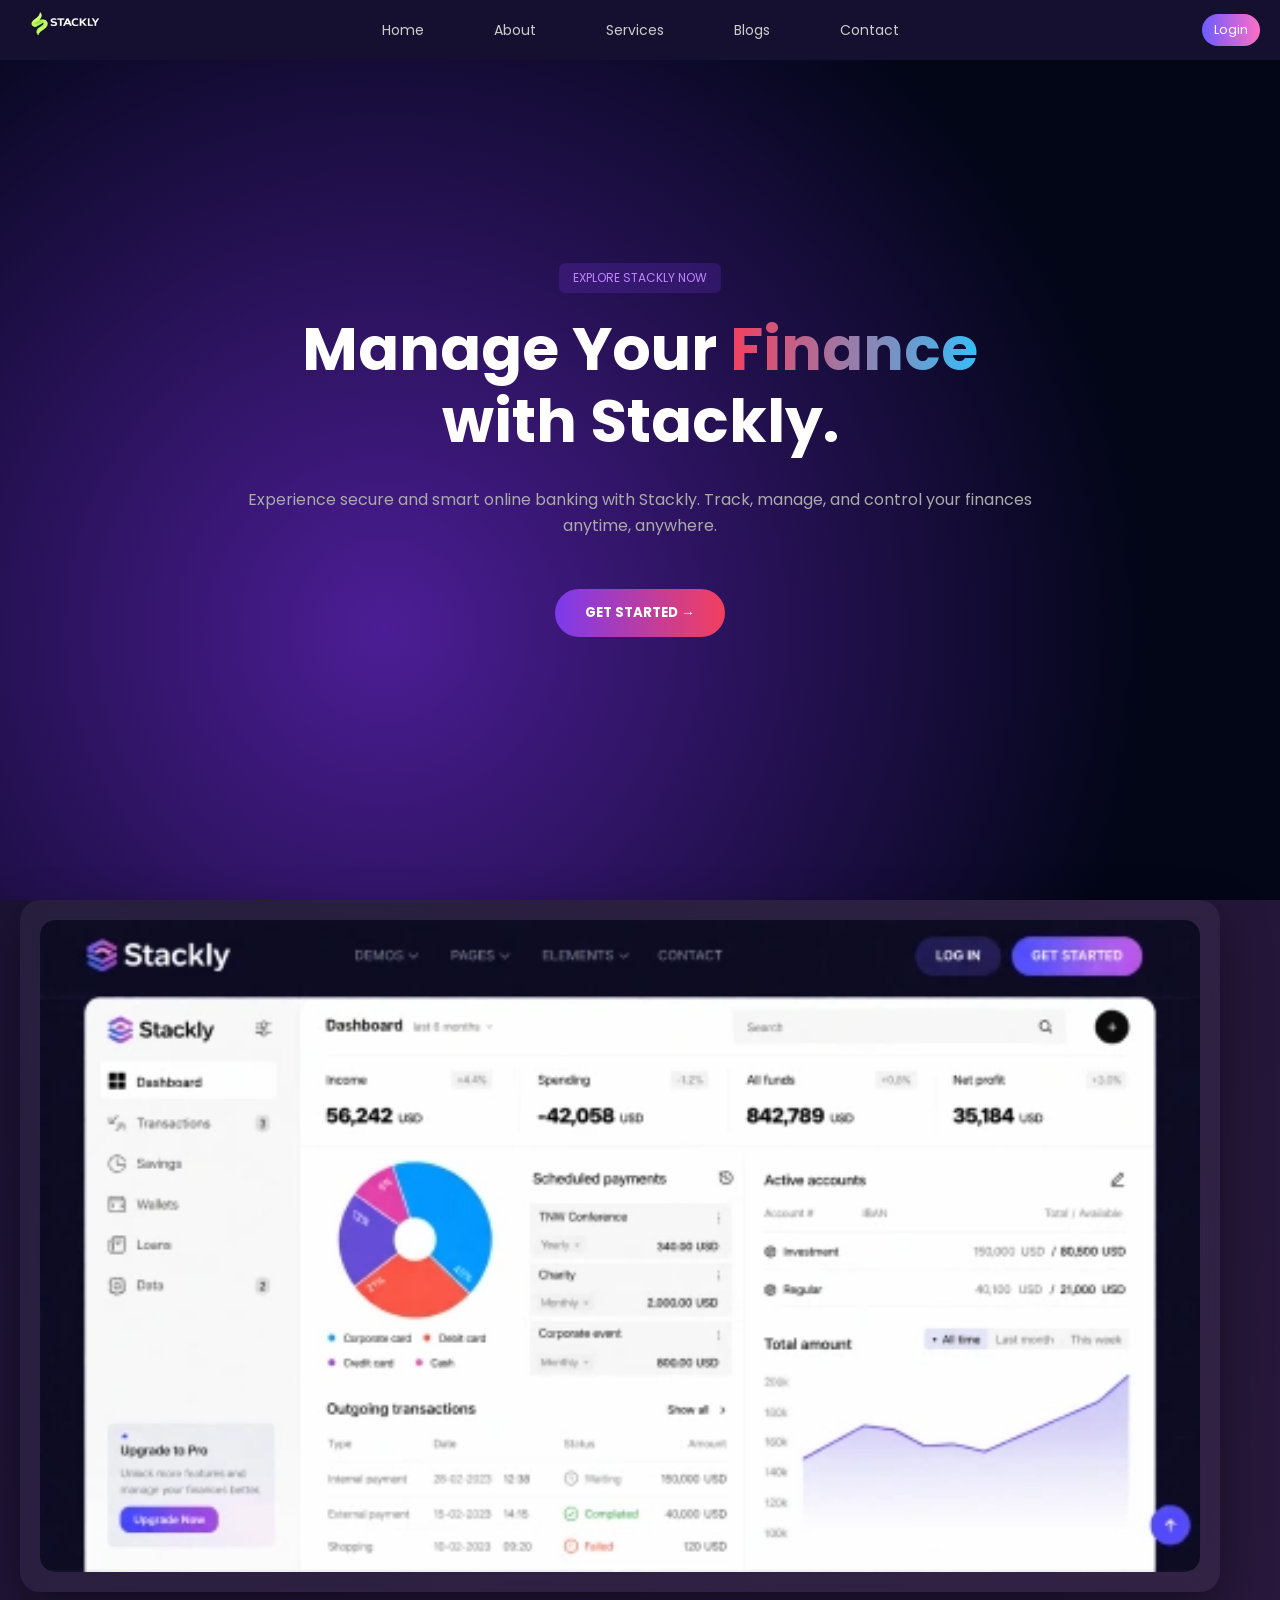
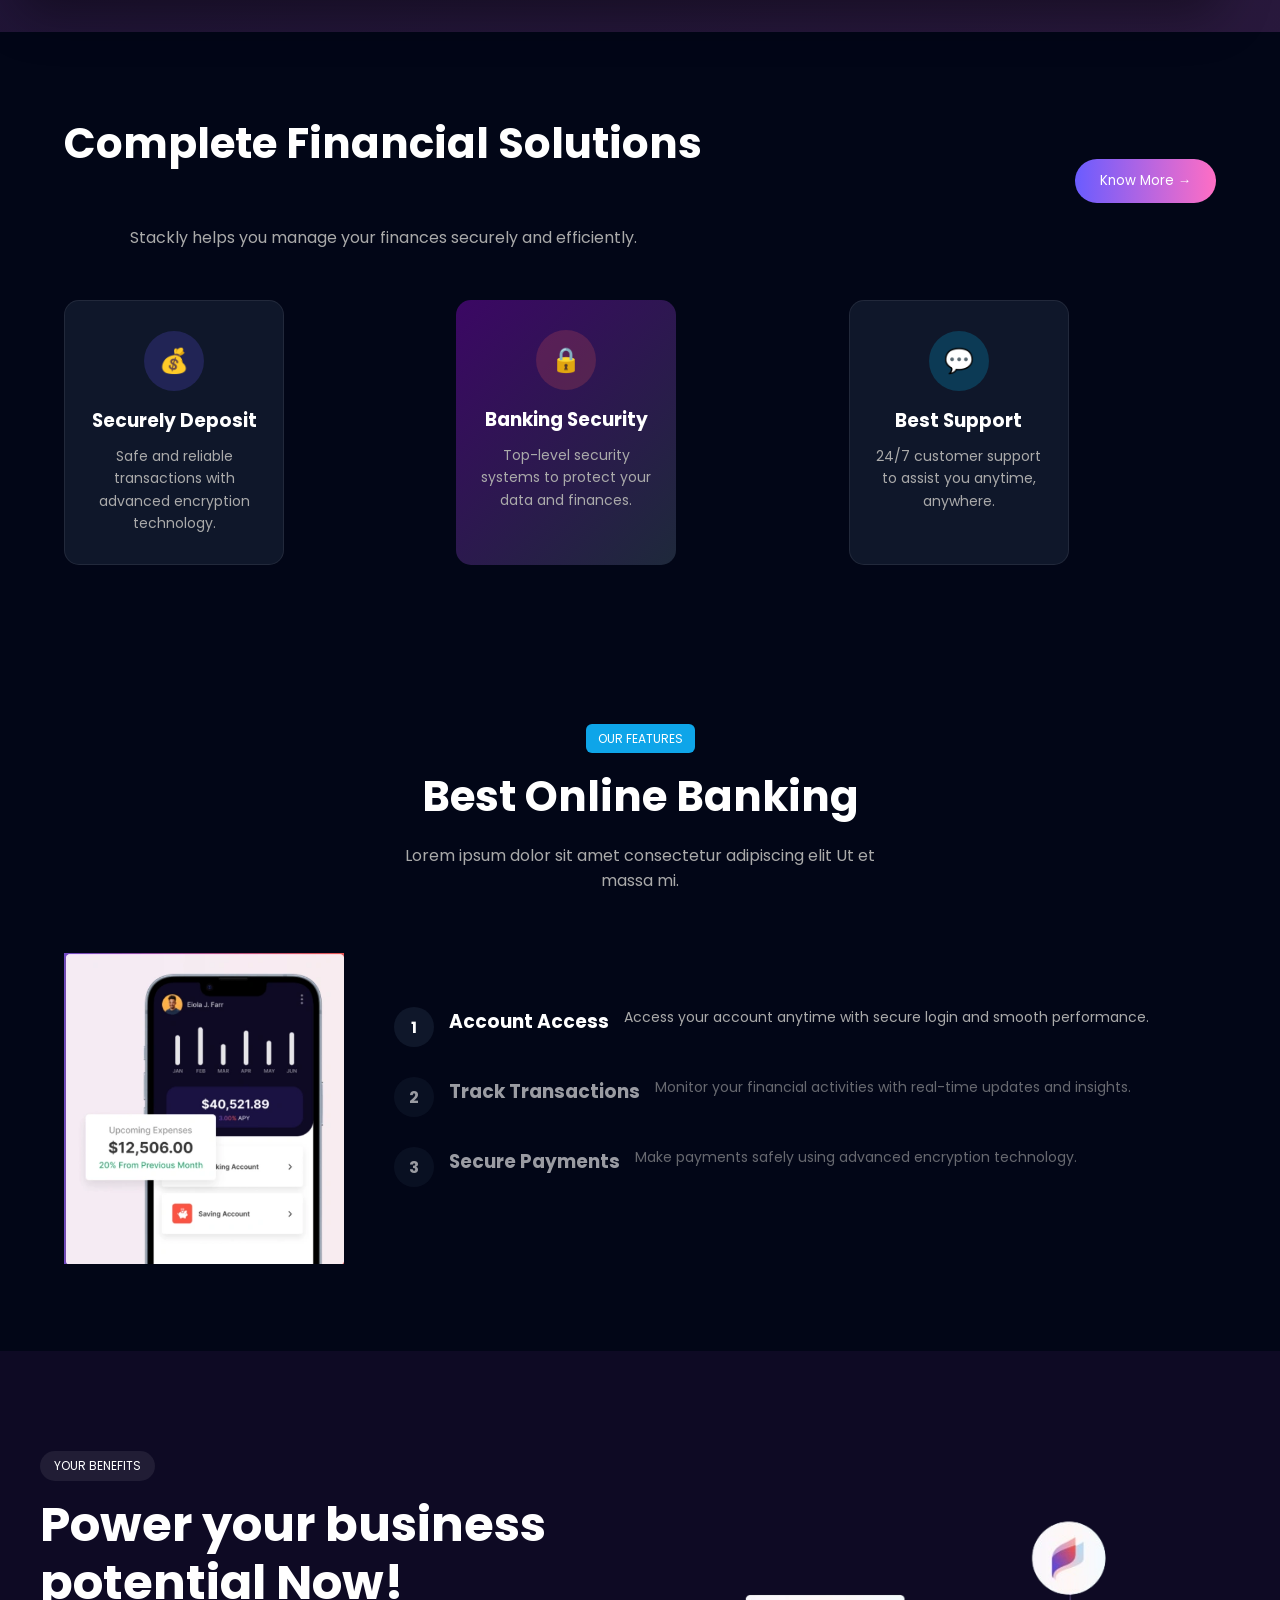
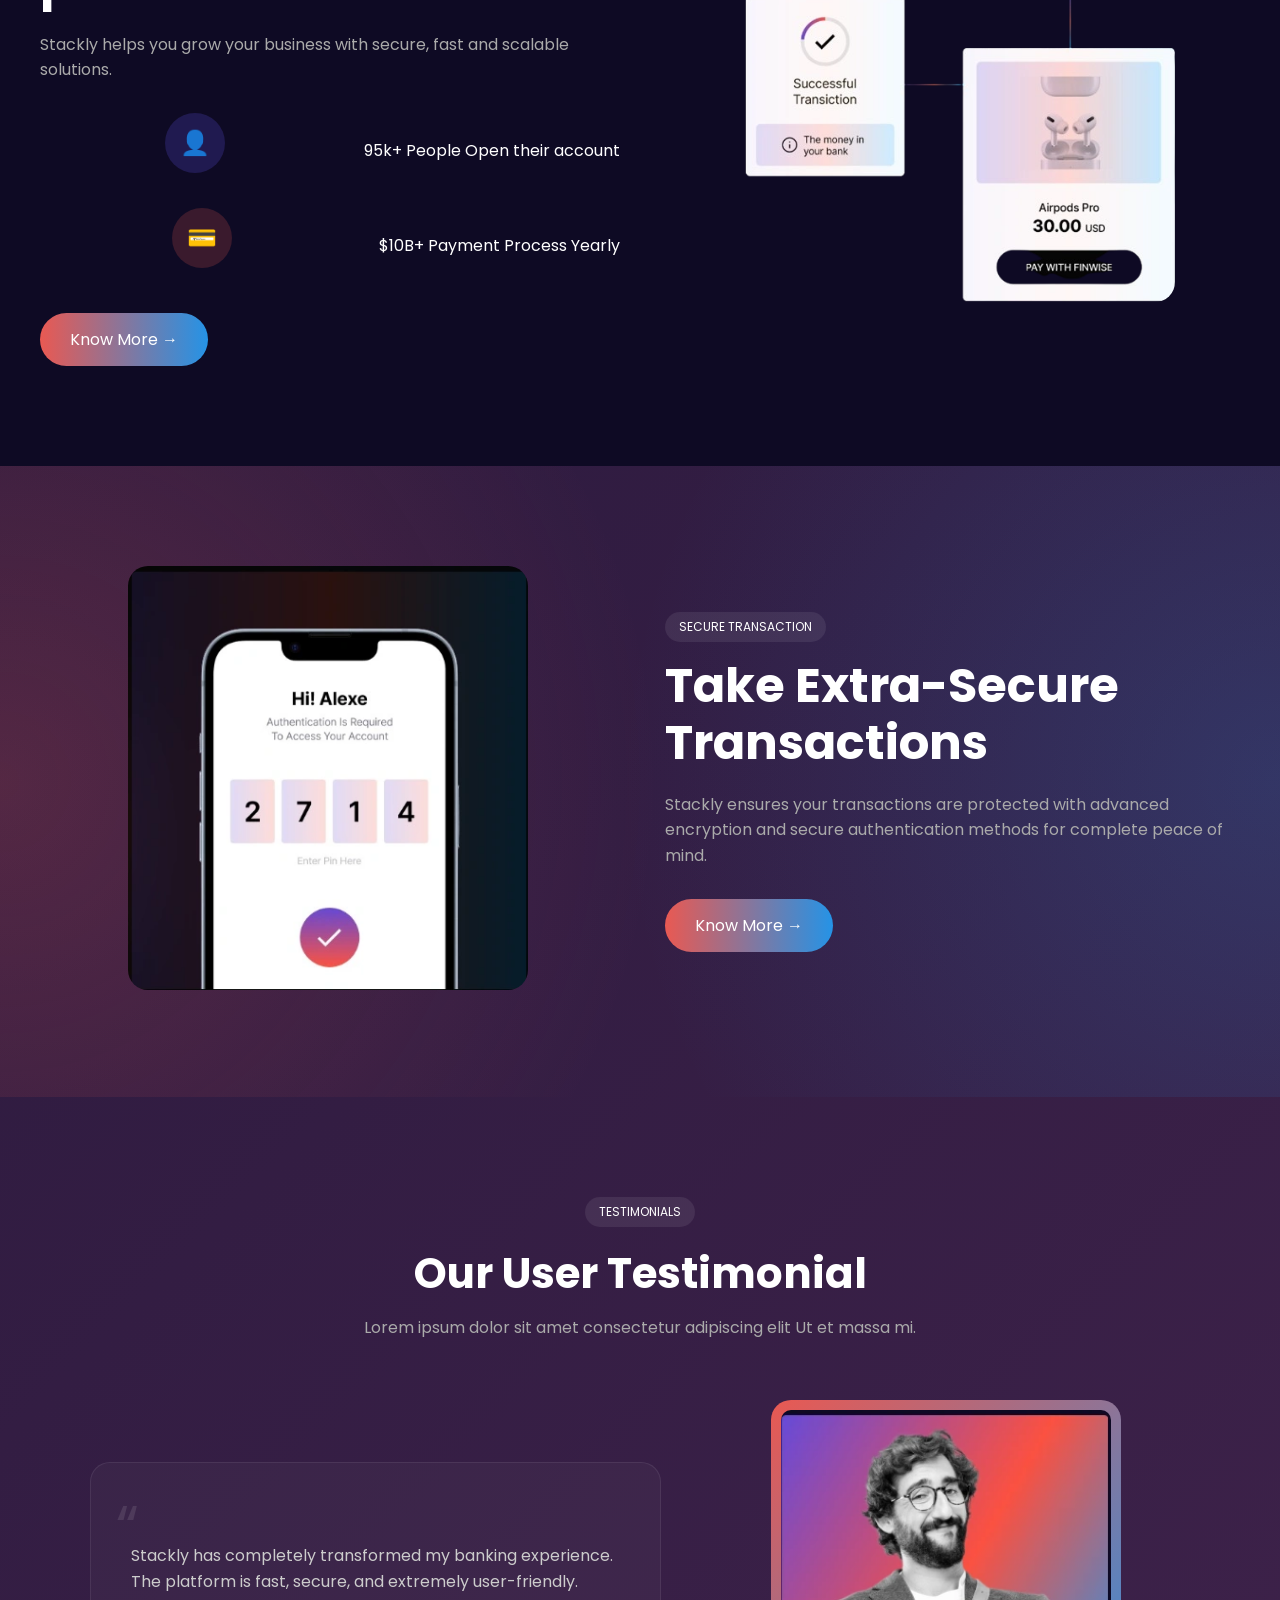
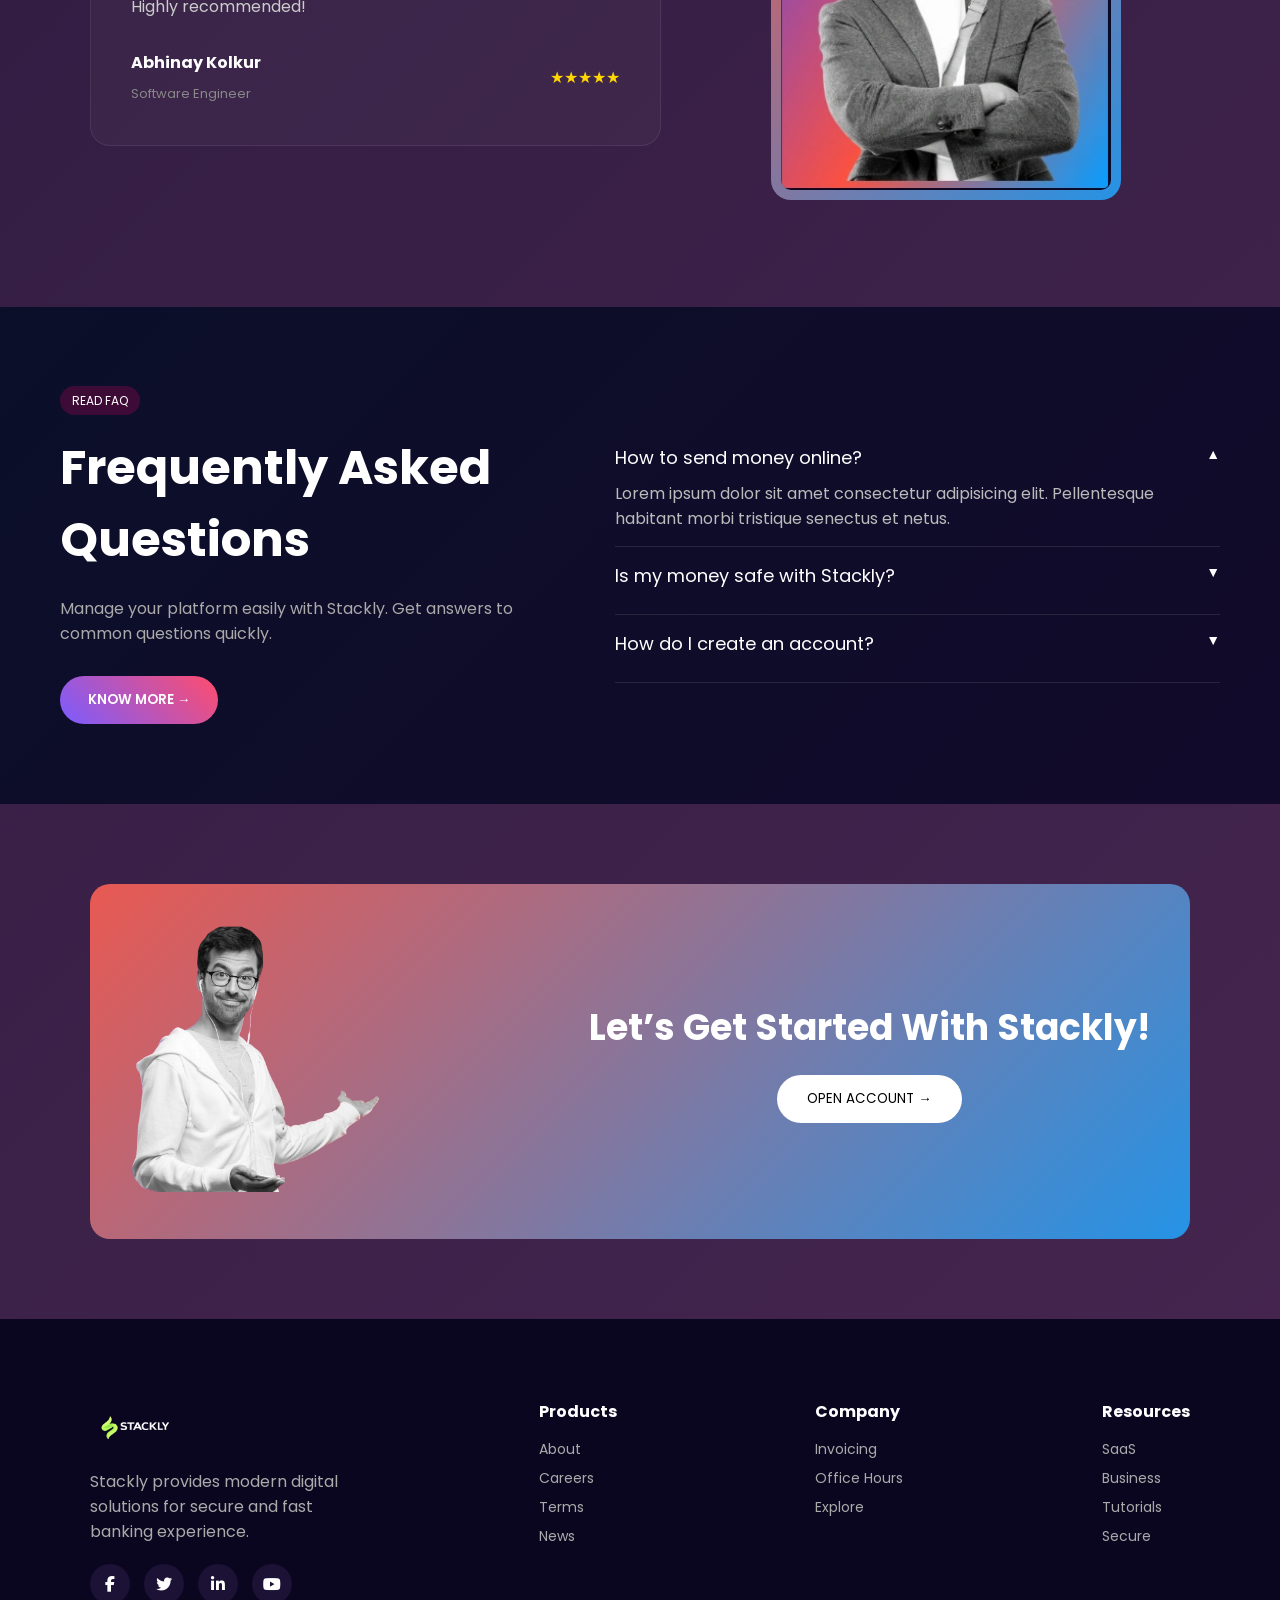
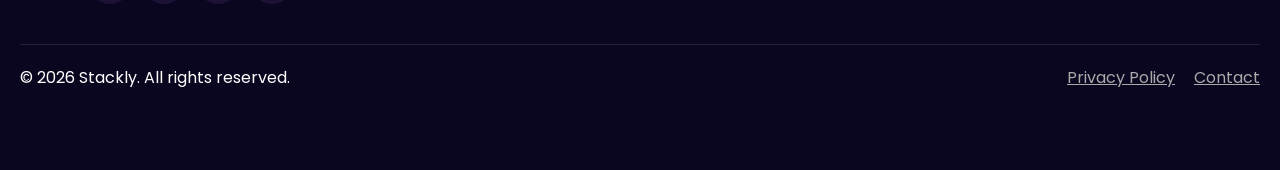
<file: index.html>
<!DOCTYPE html>
<html lang="en">
<head>
<meta charset="UTF-8">
<meta name="viewport" content="width=device-width, initial-scale=1.0">
<title>Stackly</title>

<link rel="stylesheet" href="style.css">
<link href="https://fonts.googleapis.com/css2?family=Poppins:wght@300;400;600&display=swap" rel="stylesheet">

<link rel="stylesheet" href="https://cdnjs.cloudflare.com/ajax/libs/font-awesome/6.5.0/css/all.min.css">
</head>

<body>

<!-- NAVBAR -->
<nav class="navbar">

  <!-- LEFT -->
 <div class="logo">
  <a href="index.html">
    <img src="images/loo.webp" alt="Stackly Logo">
  </a>
</div>

  <!-- CENTER NAV -->
  <div class="nav-center">
    <a href="index.html">Home</a>
    <a href="about.html">About</a>
    <a href="services.html">Services</a>
    <a href="blogs.html">Blogs</a>
    <a href="contact.html">Contact</a>
  </div>

  <!-- RIGHT -->
  <div class="nav-right">
 <button class="login-btn" onclick="window.location.href='login.html'">Login</button>
    <div class="hamburger" id="hamburger">☰</div>
  </div>

</nav>

<!-- MOBILE SIDE MENU -->
<div class="mobile-menu" id="mobileMenu">

  <div class="menu-header">
    <div class="logo">Stackly</div>
    <div class="close-btn" id="closeBtn">✕</div>
  </div>

  <div class="menu-links">
    <a href="index.html">Home</a>
    <a href="about.html">About</a>
    <a href="services.html">Services</a>
    <a href="blogs.html">Blogs</a>
    <a href="contact.html">Contact</a>
  </div>

  <div class="menu-buttons">
   <button class="login-btn" onclick="window.location.href='login.html'">Log In</button>
<button class="cta" onclick="window.location.href='404.html'">Get Started</button>
  </div>

</div>

<!-- OVERLAY -->
<div class="overlay" id="overlay"></div>



<section class="stackly-hero">

  <div class="stackly-content">

    <span class="stackly-badge">EXPLORE STACKLY NOW</span>

    <h1 class="stackly-title">
      Manage Your <span class="grad1">Finance</span><br>
      with Stackly.
    </h1>

    <p class="stackly-desc">
  <p class="stackly-desc">
  Experience secure and smart online banking with Stackly. 
  Track, manage, and control your finances anytime, anywhere.
</p>
    </p>

<button class="stackly-btn" onclick="window.location.href='404.html'">
  GET STARTED →
</button>

  </div>

</section>





<section class="dashboard-section">
  <div class="dashboard-container">

    <!-- IMAGE (you will replace src) -->
    <div class="dashboard-image scroll-animate">
      <img src="images/bad.webp" alt="Dashboard Preview">
    </div>

  </div>
</section>














<section class="features-section">

  <div class="features-header">
    <div>
      <h2>Complete Financial Solutions</h2>
      <p>Stackly helps you manage your finances securely and efficiently.</p>
    </div>

<button class="know-btn" onclick="window.location.href='404.html'">
  Know More →
</button>
  </div>

  <div class="features-grid">

    <div class="feature-card scroll-animate">
      <div class="icon purple">💰</div>
      <h3>Securely Deposit</h3>
      <p>Safe and reliable transactions with advanced encryption technology.</p>
    </div>

    <div class="feature-card active scroll-animate">
      <div class="icon red">🔒</div>
      <h3>Banking Security</h3>
      <p>Top-level security systems to protect your data and finances.</p>
    </div>

    <div class="feature-card scroll-animate">
      <div class="icon blue">💬</div>
      <h3>Best Support</h3>
      <p>24/7 customer support to assist you anytime, anywhere.</p>
    </div>

  </div>


</section>







<section class="finbank-section">

  <!-- HEADER -->
  <div class="finbank-header">
    <span class="finbank-tag">OUR FEATURES</span>
    <h2 class="finbank-title">Best Online Banking</h2>
    <p class="finbank-desc">
      Lorem ipsum dolor sit amet consectetur adipiscing elit Ut et massa mi.
    </p>
  </div>

  <!-- CARD -->
  <div class="finbank-box">

    <!-- LEFT IMAGE -->
    <div class="finbank-left">
      <img src="images/mobiel.webp" alt="Preview">
    </div>

    <!-- RIGHT CONTENT -->
    <div class="finbank-right">

      <div class="finbank-step active">
        <div class="finbank-circle">1</div>
        <h3>Account Access</h3>
        <p>Access your account anytime with secure login and smooth performance.</p>
      </div>

      <div class="finbank-step">
        <div class="finbank-circle">2</div>
        <h3>Track Transactions</h3>
        <p>Monitor your financial activities with real-time updates and insights.</p>
      </div>

      <div class="finbank-step">
        <div class="finbank-circle">3</div>
        <h3>Secure Payments</h3>
        <p>Make payments safely using advanced encryption technology.</p>
      </div>

    </div>

  </div>

</section>









<section class="business-section">

  <div class="business-container">

    <!-- LEFT CONTENT -->
    <div class="business-left scroll-animate">

      <span class="tag">YOUR BENEFITS</span>

      <h2>Power your business<br>potential Now!</h2>

      <p>
        Stackly helps you grow your business with secure, fast and scalable solutions.
      </p>

      <!-- FEATURES -->
      <div class="benefits">

        <div class="benefit-item">
          <div class="icon">👤</div>
          <span>95k+ People Open their account</span>
        </div>

        <div class="benefit-item">
          <div class="icon red">💳</div>
          <span>$10B+ Payment Process Yearly</span>
        </div>

      </div>

   <button class="cta" onclick="window.location.href='404.html'">
  Know More →
</button>
    </div>

    <!-- RIGHT IMAGE -->
    <div class="business-right scroll-animate">
      <img src="images/k.webp" alt="Preview">
    </div>

  </div>

</section>











<section class="secure-section">

  <div class="secure-container">

    <!-- LEFT IMAGE -->
    <div class="secure-image scroll-animate">
      <img src="images/mobile.webp" alt="Security Preview">
    </div>

    <!-- RIGHT CONTENT -->
    <div class="secure-content scroll-animate">

      <span class="tag">SECURE TRANSACTION</span>

      <h2>Take Extra-Secure<br>Transactions</h2>

      <p>
        Stackly ensures your transactions are protected with advanced encryption 
        and secure authentication methods for complete peace of mind.
      </p>

   <button class="cta" onclick="window.location.href='404.html'">
  Know More →
</button>
    </div>

  </div>

</section>
















<section class="testimonial-section">

  <!-- HEADER -->
  <div class="testimonial-header">
    <span class="tag">TESTIMONIALS</span>
    <h2>Our User Testimonial</h2>
    <p>Lorem ipsum dolor sit amet consectetur adipiscing elit Ut et massa mi.</p>
  </div>

  <!-- CONTENT -->
  <div class="testimonial-container">

    <!-- LEFT CARD -->
    <div class="testimonial-card scroll-animate">

      <div class="quote">“</div>

      <p class="testimonial-text">
        Stackly has completely transformed my banking experience. The platform is fast,
        secure, and extremely user-friendly. Highly recommended!
      </p>

      <div class="testimonial-user">
        <div>
          <h4>Abhinay Kolkur</h4>
          <span>Software Engineer</span>
        </div>

        <div class="stars">★★★★★</div>
      </div>

    </div>

    <!-- RIGHT IMAGE -->
    <div class="testimonial-image scroll-animate">
      <img src="images/boy.webp" alt="User">
    </div>

  </div>

</section>







<section class="faq-section">
  <div class="faq-container">

    <!-- LEFT SIDE -->
    <div class="faq-left">
      <span class="faq-tag">READ FAQ</span>
      <h2>Frequently Asked<br>Questions</h2>
      <p>
        Manage your platform easily with Stackly. 
        Get answers to common questions quickly.
      </p>

      <button class="faq-btn" onclick="window.location.href='404.html'">
  KNOW MORE →
</button>
    </div>

    <!-- RIGHT SIDE -->
    <div class="faq-right">

      <div class="faq-item active">
        <div class="faq-question">
          <span>How to send money online?</span>
          <i class="arrow">▲</i>
        </div>
        <div class="faq-answer">
          Lorem ipsum dolor sit amet consectetur adipisicing elit. 
          Pellentesque habitant morbi tristique senectus et netus.
        </div>
      </div>

      <div class="faq-item">
        <div class="faq-question">
          <span>Is my money safe with Stackly?</span>
          <i class="arrow">▼</i>
        </div>
        <div class="faq-answer">
          Your data is secured with modern encryption and banking-grade protection.
        </div>
      </div>

      <div class="faq-item">
        <div class="faq-question">
          <span>How do I create an account?</span>
          <i class="arrow">▼</i>
        </div>
        <div class="faq-answer">
          You can sign up easily using your email and verify your identity.
        </div>
      </div>

    </div>

  </div>
</section>


<script>
// SELECT ALL FAQ ITEMS
const faqs = document.querySelectorAll(".faq-item");

faqs.forEach((item) => {
  const question = item.querySelector(".faq-question");

  question.addEventListener("click", () => {

    // CLOSE OTHER OPEN ITEMS (optional)
    faqs.forEach(f => {
      if(f !== item){
        f.classList.remove("active");
      }
    });

    // TOGGLE CURRENT
    item.classList.toggle("active");

  });
});
  </script>














  <!-- CTA SECTION -->
<section class="cta-section">

  <div class="cta-box">

    <div class="cta-left">
      <img src="images/man.webp" alt="User">
    </div>

    <div class="cta-right">
      <h2>Let’s Get Started With Stackly!</h2>
      <button onclick="openAccount()" class="cta-btn">OPEN ACCOUNT →</button>
    </div>

  </div>

</section>


<!-- FOOTER -->
<footer class="footer">

  <div class="footer-container">

    <!-- LEFT -->
    <div class="footer-about">
     <div class="logo">
  <a href="index.html">
    <img src="images/loo.webp" alt="Stackly Logo">
  </a>
</div>
      <p>
        Stackly provides modern digital solutions for secure and fast banking experience.
      </p>

      <!-- SOCIAL -->
      <div class="social-icons">
  <i class="fab fa-facebook-f" onclick="socialClick('facebook')"></i>
  <i class="fab fa-twitter" onclick="socialClick('twitter')"></i>
  <i class="fab fa-linkedin-in" onclick="socialClick('linkedin')"></i>
  <i class="fab fa-youtube" onclick="socialClick('youtube')"></i>
</div>

<script>
function socialClick(platform){
  window.location.href = "404.html";
}
</script>
    </div>

    <!-- LINKS -->
    <div class="footer-links">
      <h4>Products</h4>
      <a href="about.html">About</a>
      <a href="404.html">Careers</a>
      <a href="404.html">Terms</a>
      <a href="404.html">News</a>
    </div>

    <div class="footer-links">
      <h4>Company</h4>
      <a href="404.html">Invoicing</a>
      <a href="404.html">Office Hours</a>
      <a href="404.html">Explore</a>
    </div>

    <div class="footer-links">
      <h4>Resources</h4>
      <a href="404.html">SaaS</a>
      <a href="404.html">Business</a>
      <a href="404.html">Tutorials</a>
      <a href="404.html">Secure</a>
    </div>

  </div>

  <!-- BOTTOM -->
  <div class="footer-bottom">
    <p>© 2026 Stackly. All rights reserved.</p>
    <div>
      <a href="404.html">Privacy Policy</a>
      <a href="contact.html">Contact</a>
    </div>
  </div>

</footer>

<script>

function openAccount(){
  window.location.href = "404.html";
}


// SCROLL TO TOP BUTTON (if you have button)
function scrollToTop(){
  window.scrollTo({
    top:0,
    behavior:"smooth"
  });
}
</script>







<!-- FONT AWESOME -->

<script src="main.js"></script>

</body>
</html>
</file>
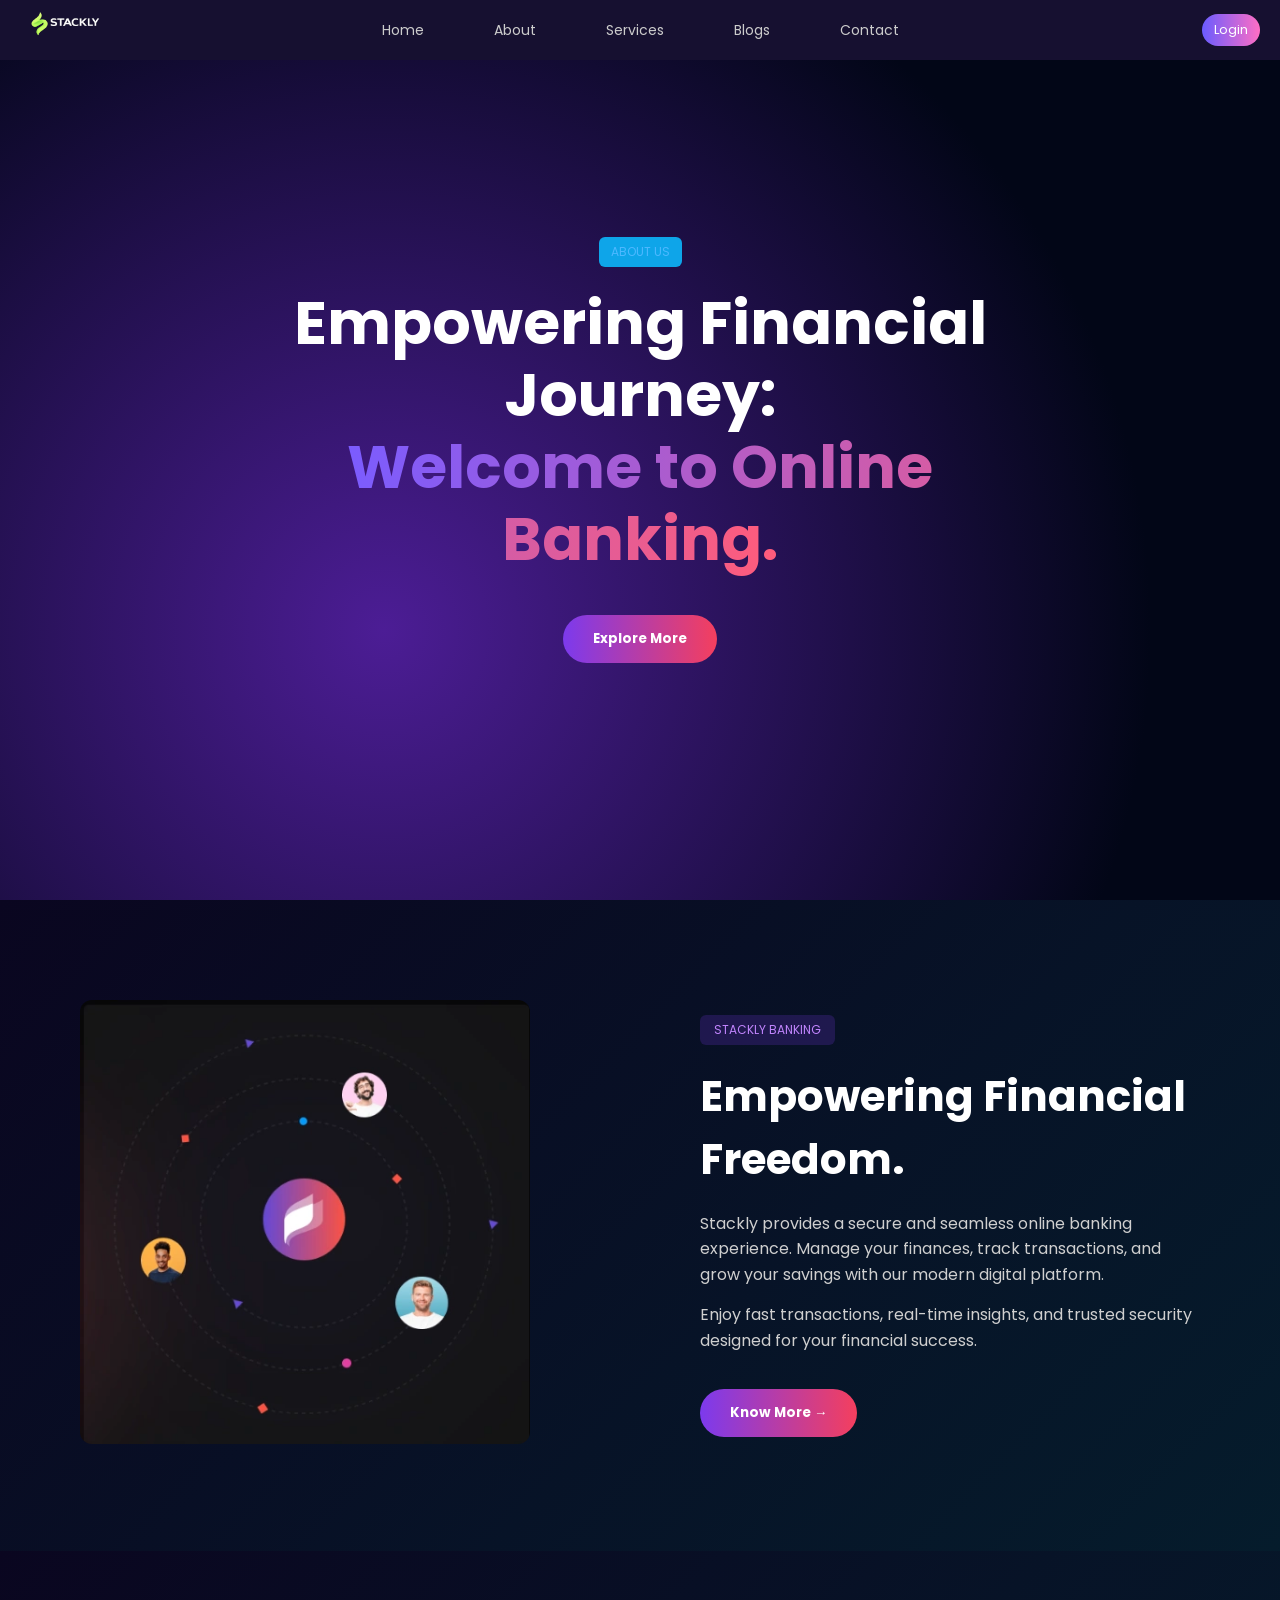
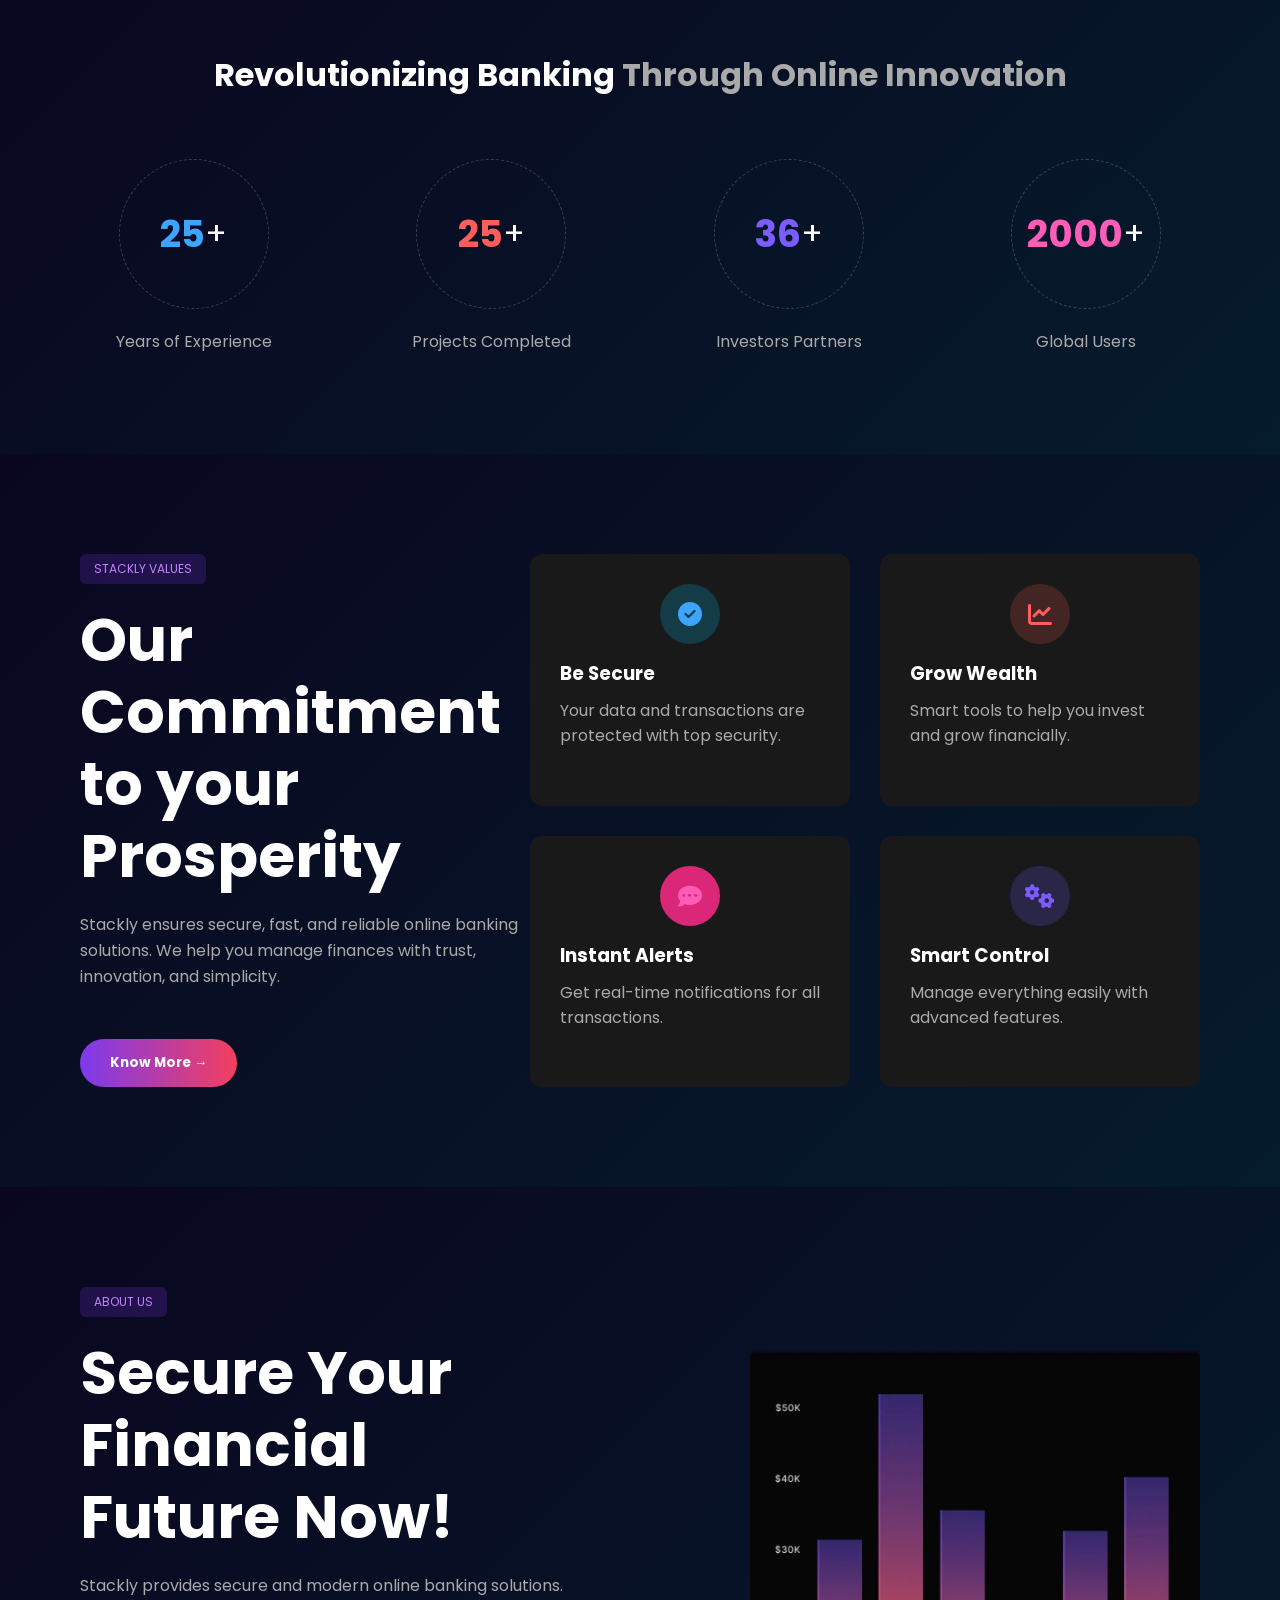
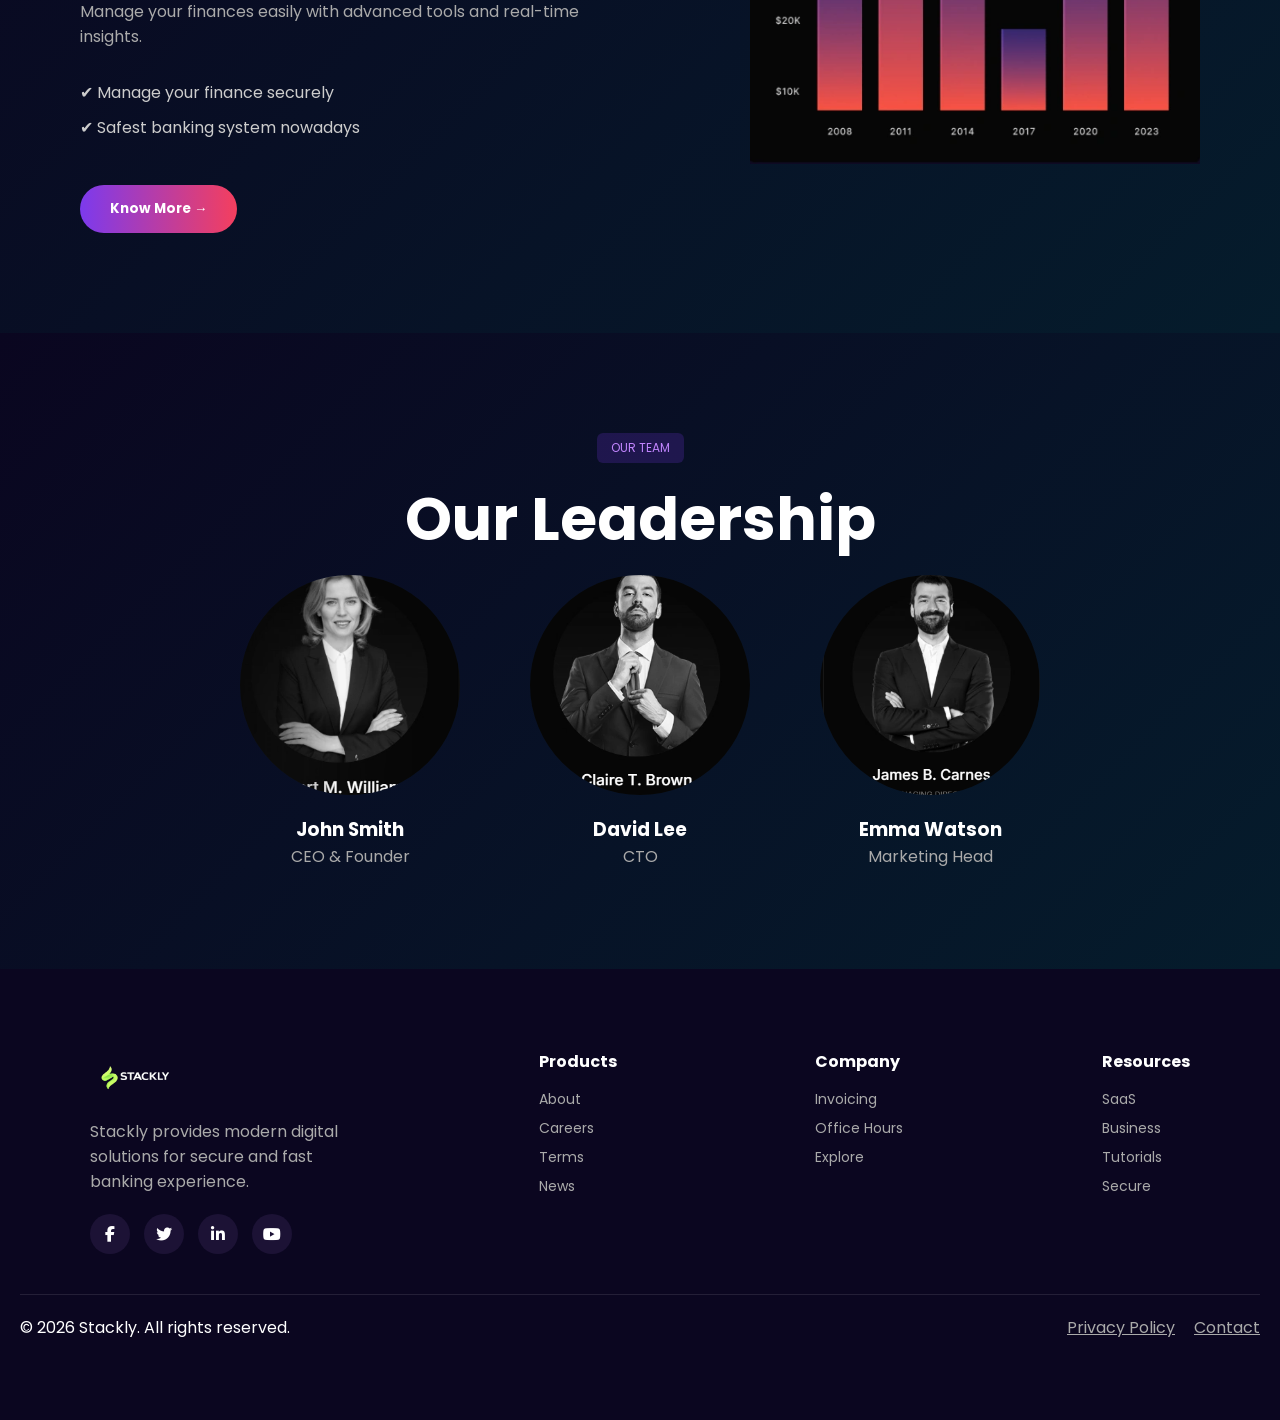
<file: about.html>
<!DOCTYPE html>
<html lang="en">
<head>
<meta charset="UTF-8">
<meta name="viewport" content="width=device-width, initial-scale=1.0">
<title>Stackly</title>

<link rel="stylesheet" href="style.css">
<link href="https://fonts.googleapis.com/css2?family=Poppins:wght@300;400;600&display=swap" rel="stylesheet">

<link rel="stylesheet" href="https://cdnjs.cloudflare.com/ajax/libs/font-awesome/6.5.0/css/all.min.css">
</head>

<body>

<!-- NAVBAR -->
<nav class="navbar">

 <!-- LEFT -->
 <div class="logo">
  <a href="index.html">
    <img src="images/loo.webp" alt="Stackly Logo">
  </a>
</div>

  <!-- CENTER NAV -->
  <div class="nav-center">
    <a href="index.html">Home</a>
    <a href="about.html">About</a>
    <a href="services.html">Services</a>
    <a href="blogs.html">Blogs</a>
    <a href="contact.html">Contact</a>
  </div>

  <!-- RIGHT -->
  <div class="nav-right">
    <button class="login-btn" onclick="window.location.href='login.html'">Login</button>
    <div class="hamburger" id="hamburger">☰</div>
  </div>

</nav>

<!-- MOBILE SIDE MENU -->
<div class="mobile-menu" id="mobileMenu">

  <div class="menu-header">
    <div class="logo">Stackly</div>
    <div class="close-btn" id="closeBtn">✕</div>
  </div>

  <div class="menu-links">
    <a href="index.html">Home</a>
    <a href="about.html">About</a>
    <a href="services.html">Services</a>
    <a href="blogs.html">Blogs</a>
    <a href="contact.html">Contact</a>
  </div>

  <div class="menu-buttons">
   <button class="login-btn" onclick="window.location.href='login.html'">Log In</button>
<button class="cta" onclick="window.location.href='404.html'">Get Started</button>
  </div>

</div>


<!-- OVERLAY -->
<div class="overlay" id="overlay"></div>







<section class="stackly-hero">

  <div class="stackly-hero-content">
    <span class="stackly-tag">ABOUT US</span>

    <h1 class="stackly-title">
      Empowering Financial Journey:<br>
      <span class="stackly-gradient">Welcome to Online Banking.</span>
    </h1>

    <button class="stackly-btn" onclick="window.location.href='404.html'">
  Explore More
</button>
  </div>

</section>



<script>
function scrollToNext() {
  document.getElementById("nextSection").scrollIntoView({
    behavior: "smooth"
  });
}
</script>



























<section class="stackly-mission">

  <!-- LEFT IMAGE -->
  <div class="stackly-mission-left">
    <img src="images/circle.webp" alt="Stackly Banking">
  </div>

  <!-- RIGHT CONTENT -->
  <div class="stackly-mission-right">

    <span class="stackly-badge">STACKLY BANKING</span>

    <h2 class="stackly-heading">
      Empowering Financial Freedom.
    </h2>

    <p class="stackly-text">
      Stackly provides a secure and seamless online banking experience.
      Manage your finances, track transactions, and grow your savings
      with our modern digital platform.
    </p>

    <p class="stackly-text">
      Enjoy fast transactions, real-time insights, and trusted security
      designed for your financial success.
    </p>

   <button class="stackly-btn" onclick="window.location.href='404.html'">
  Know More →
</button>

  </div>

</section>

















<section class="stackly-stats">

  <h2 class="stackly-stats-title">
    Revolutionizing Banking <span>Through Online Innovation</span>
  </h2>

  <div class="stackly-stats-container">

    <div class="stackly-stat-box">
      <div class="stackly-circle">
        <h3 class="counter" data-target="25">0</h3><span>+</span>
      </div>
      <p>Years of Experience</p>
    </div>

    <div class="stackly-stat-box">
      <div class="stackly-circle">
        <h3 class="counter" data-target="25">0</h3><span>+</span>
      </div>
      <p>Projects Completed</p>
    </div>

    <div class="stackly-stat-box">
      <div class="stackly-circle">
        <h3 class="counter" data-target="36">0</h3><span>+</span>
      </div>
      <p>Investors Partners</p>
    </div>

    <div class="stackly-stat-box">
      <div class="stackly-circle">
        <h3 class="counter" data-target="2000">0</h3><span>+</span>
      </div>
      <p>Global Users</p>
    </div>

  </div>

</section>





<script>
const counters = document.querySelectorAll(".counter");

counters.forEach(counter => {
  const updateCount = () => {
    const target = +counter.getAttribute("data-target");
    const count = +counter.innerText;

    const speed = 50;
    const increment = target / speed;

    if (count < target) {
      counter.innerText = Math.ceil(count + increment);
      setTimeout(updateCount, 30);
    } else {
      counter.innerText = target;
    }
  };

  updateCount();
});
</script>














<section class="stackly-values">

  <!-- LEFT SIDE -->
  <div class="stackly-values-left">

    <span class="stackly-badge">STACKLY VALUES</span>

    <h2 class="stackly-title">
      Our Commitment to your Prosperity
    </h2>

    <p class="stackly-desc">
      Stackly ensures secure, fast, and reliable online banking solutions.
      We help you manage finances with trust, innovation, and simplicity.
    </p>

  <button class="stackly-btn" onclick="window.location.href='404.html'">
  Know More →
</button>

  </div>

  <!-- RIGHT SIDE -->
  <div class="stackly-values-right">

    <div class="stackly-card">
      <div class="icon blue"><i class="fas fa-check-circle"></i></div>
      <h3>Be Secure</h3>
      <p>Your data and transactions are protected with top security.</p>
    </div>

    <div class="stackly-card">
      <div class="icon red"><i class="fas fa-chart-line"></i></div>
      <h3>Grow Wealth</h3>
      <p>Smart tools to help you invest and grow financially.</p>
    </div>

    <div class="stackly-card">
      <div class="icon pink"><i class="fas fa-comment-dots"></i></div>
      <h3>Instant Alerts</h3>
      <p>Get real-time notifications for all transactions.</p>
    </div>

    <div class="stackly-card">
      <div class="icon purple"><i class="fas fa-cogs"></i></div>
      <h3>Smart Control</h3>
      <p>Manage everything easily with advanced features.</p>
    </div>

  </div>

</section>
















<section class="stackly-about">

  <!-- LEFT CONTENT -->
  <div class="stackly-about-left">

    <span class="stackly-badge">ABOUT US</span>

    <h1 class="stackly-title">
      Secure Your Financial Future Now!
    </h1>

    <p class="stackly-desc">
      Stackly provides secure and modern online banking solutions.
      Manage your finances easily with advanced tools and real-time insights.
    </p>

    <!-- POINTS -->
    <ul class="stackly-list">
      <li>✔ Manage your finance securely</li>
      <li>✔ Safest banking system nowadays</li>
    </ul>

<button class="stackly-btn" onclick="window.location.href='404.html'">
  Know More →
</button>

  </div>

  <!-- RIGHT IMAGE -->
  <div class="stackly-about-right">
    <img src="images/lines.webp" alt="Stackly Banking">
  </div>

</section>


















<section class="stackly-team">

  <span class="stackly-badge">OUR TEAM</span>
  <h2 class="stackly-title">Our Leadership</h2>

  <div class="stackly-team-container">

    <!-- MEMBER 1 -->
    <div class="stackly-member">
      <div class="stackly-img">
        <img src="images/T1 (1).webp" alt="Team Member">
      </div>
      <h3>John Smith</h3>
      <p>CEO & Founder</p>
    </div>

    <!-- MEMBER 2 -->
    <div class="stackly-member">
      <div class="stackly-img">
        <img src="images/T1 (2).webp" alt="Team Member">
      </div>
      <h3>David Lee</h3>
      <p>CTO</p>
    </div>

    <!-- MEMBER 3 -->
    <div class="stackly-member">
      <div class="stackly-img">
        <img src="images/T1 (3).webp" alt="Team Member">
      </div>
      <h3>Emma Watson</h3>
      <p>Marketing Head</p>
    </div>

  </div>

</section>





<!-- FOOTER -->
<footer class="footer">

  <div class="footer-container">

    <!-- LEFT -->
    <div class="footer-about">
<div class="logo">
  <a href="index.html">
    <img src="images/loo.webp" alt="Stackly Logo">
  </a>
</div>
      <p>
        Stackly provides modern digital solutions for secure and fast banking experience.
      </p>

     <div class="social-icons">
  <i class="fab fa-facebook-f" onclick="socialClick('facebook')"></i>
  <i class="fab fa-twitter" onclick="socialClick('twitter')"></i>
  <i class="fab fa-linkedin-in" onclick="socialClick('linkedin')"></i>
  <i class="fab fa-youtube" onclick="socialClick('youtube')"></i>
</div>

<script>
function socialClick(platform){
  window.location.href = "404.html";
}
</script>
    </div>

    <!-- LINKS -->
    <div class="footer-links">
      <h4>Products</h4>
      <a href="about.html">About</a>
      <a href="404.html">Careers</a>
      <a href="404.html">Terms</a>
      <a href="404.html">News</a>
    </div>

    <div class="footer-links">
      <h4>Company</h4>
      <a href="404.html">Invoicing</a>
      <a href="404.html">Office Hours</a>
      <a href="404.html">Explore</a>
    </div>

    <div class="footer-links">
      <h4>Resources</h4>
      <a href="404.html">SaaS</a>
      <a href="404.html">Business</a>
      <a href="404.html">Tutorials</a>
      <a href="404.html">Secure</a>
    </div>

  </div>
  <!-- BOTTOM -->
  <div class="footer-bottom">
    <p>© 2026 Stackly. All rights reserved.</p>
    <div>
      <a href="404.html">Privacy Policy</a>
      <a href="contact.html">Contact</a>
    </div>
  </div>

</footer>

<script>

function openAccount(){
  window.location.href = "404.html";
}

// SCROLL TO TOP BUTTON (if you have button)
function scrollToTop(){
  window.scrollTo({
    top:0,
    behavior:"smooth"
  });
}
</script>







<!-- FONT AWESOME -->

<script src="main.js"></script>

</body>
</html>
</file>
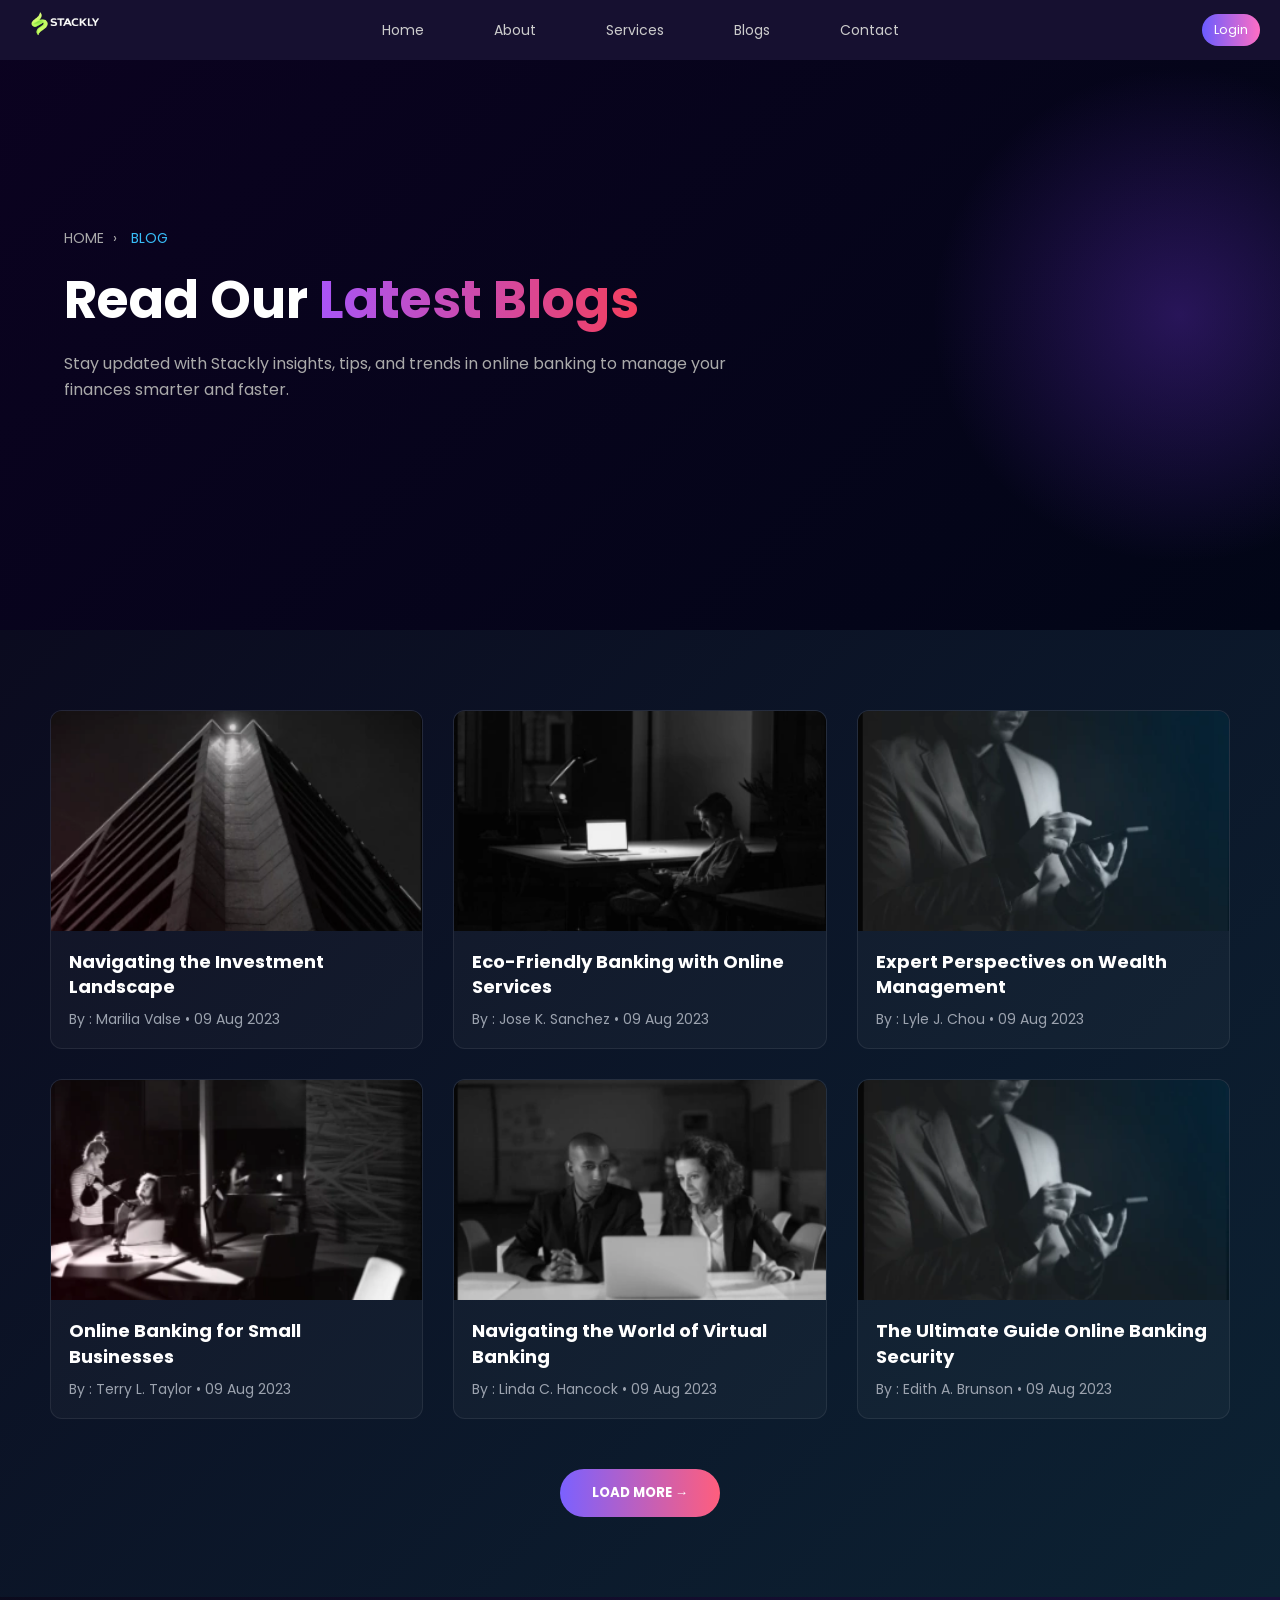
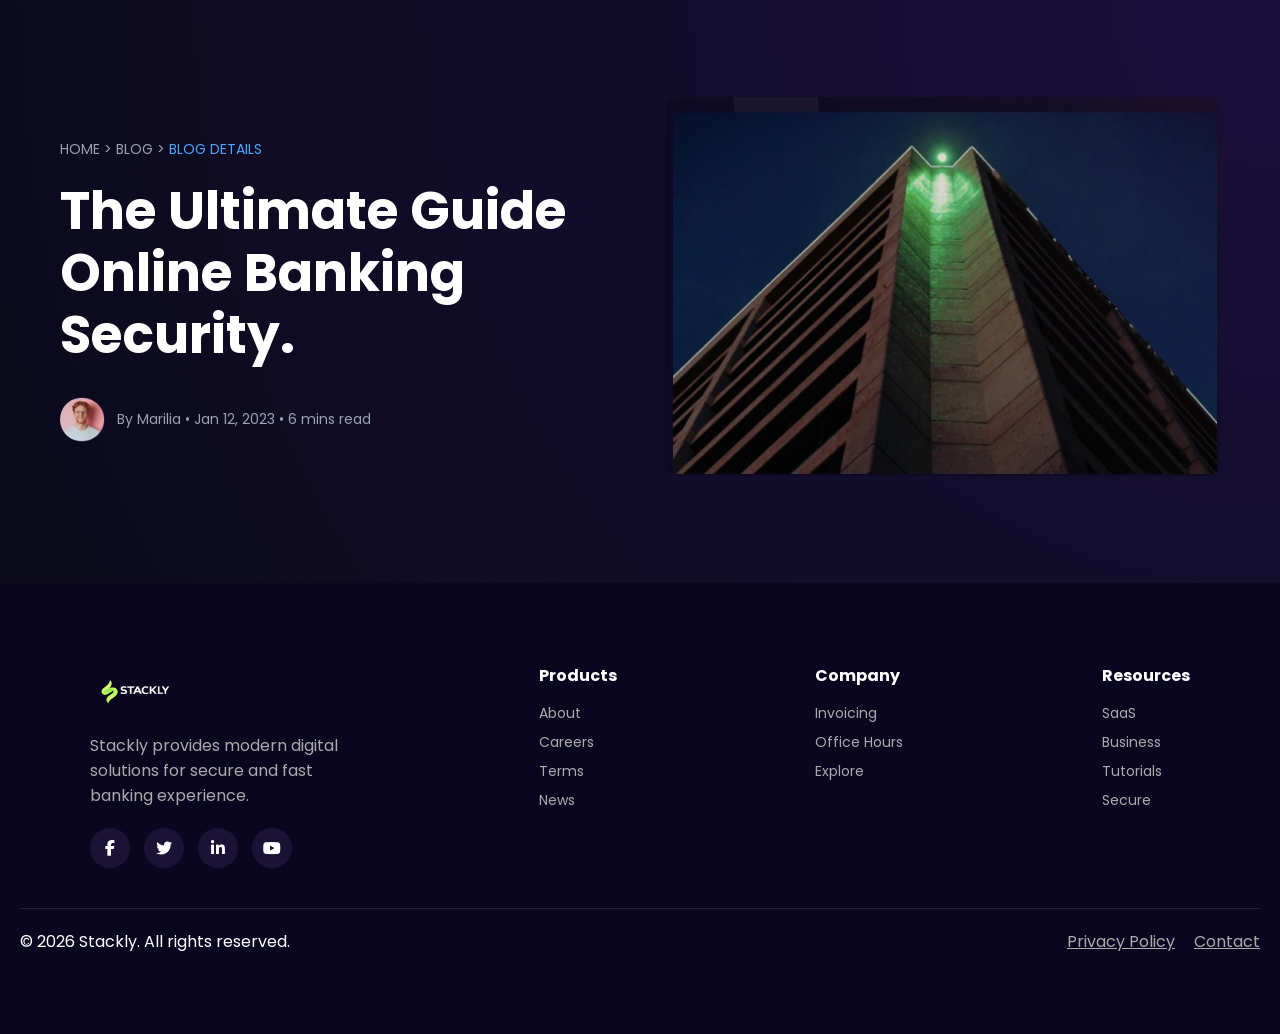
<file: blogs.html>
<!DOCTYPE html>
<html lang="en">
<head>
<meta charset="UTF-8">
<meta name="viewport" content="width=device-width, initial-scale=1.0">
<title>Stackly</title>

<link rel="stylesheet" href="style.css">
<link href="https://fonts.googleapis.com/css2?family=Poppins:wght@300;400;600&display=swap" rel="stylesheet">

<link rel="stylesheet" href="https://cdnjs.cloudflare.com/ajax/libs/font-awesome/6.5.0/css/all.min.css">
</head>

<body>

<!-- NAVBAR -->
<nav class="navbar">

  <!-- LEFT -->
  <!-- LEFT -->
 <div class="logo">
  <a href="index.html">
    <img src="images/loo.webp" alt="Stackly Logo">
  </a>
</div>

  <!-- CENTER NAV -->
  <div class="nav-center">
    <a href="index.html">Home</a>
    <a href="about.html">About</a>
    <a href="services.html">Services</a>
    <a href="blogs.html">Blogs</a>
    <a href="contact.html">Contact</a>
  </div>

  <!-- RIGHT -->
  <div class="nav-right">
<button class="login-btn" onclick="window.location.href='login.html'">Login</button>
    <div class="hamburger" id="hamburger">☰</div>
  </div>

</nav>

<!-- MOBILE SIDE MENU -->
<div class="mobile-menu" id="mobileMenu">

  <div class="menu-header">
    <div class="logo">Stackly</div>
    <div class="close-btn" id="closeBtn">✕</div>
  </div>

  <div class="menu-links">
    <a href="index.html">Home</a>
    <a href="about.html">About</a>
    <a href="services.html">Services</a>
    <a href="blogs.html">Blogs</a>
    <a href="contact.html">Contact</a>
  </div>

  <div class="menu-buttons">
<button class="login-btn" onclick="window.location.href='login.html'">Log In</button>
<button class="cta" onclick="window.location.href='404.html'">Get Started</button>
  </div>

</div>

<!-- OVERLAY -->
<div class="overlay" id="overlay"></div>











<section class="stackly-blog-hero">

  <div class="blog-container">

    <p class="breadcrumb">
      HOME <span>›</span> <span class="active">BLOG</span>
    </p>

    <h1 class="blog-title">
      Read Our <span class="grad-text">Latest Blogs</span>
    </h1>

    <p class="blog-desc">
      Stay updated with Stackly insights, tips, and trends in online banking 
      to manage your finances smarter and faster.
    </p>

  </div>

</section>




<section class="sbx-blog">

  <div class="sbx-wrapper">

    <!-- CARD 1 -->
    <div class="sbx-item">
      <div class="sbx-img">
        <img src="images/b1 (1).webp" alt="">
      </div>
      <div class="sbx-text">
        <h3>Navigating the Investment Landscape</h3>
        <p>By : Marilia Valse • 09 Aug 2023</p>
      </div>
    </div>

    <!-- CARD 2 -->
    <div class="sbx-item">
      <div class="sbx-img">
        <img src="images/b1 (2).webp" alt="">
      </div>
      <div class="sbx-text">
        <h3>Eco-Friendly Banking with Online Services</h3>
        <p>By : Jose K. Sanchez • 09 Aug 2023</p>
      </div>
    </div>

    <!-- CARD 3 -->
    <div class="sbx-item">
      <div class="sbx-img">
        <img src="images/b1 (3).webp" alt="">
      </div>
      <div class="sbx-text">
        <h3>Expert Perspectives on Wealth Management</h3>
        <p>By : Lyle J. Chou • 09 Aug 2023</p>
      </div>
    </div>

    <!-- CARD 4 -->
    <div class="sbx-item">
      <div class="sbx-img">
        <img src="images/b1 (4).webp" alt="">
      </div>
      <div class="sbx-text">
        <h3>Online Banking for Small Businesses</h3>
        <p>By : Terry L. Taylor • 09 Aug 2023</p>
      </div>
    </div>

    <!-- CARD 5 -->
    <div class="sbx-item">
      <div class="sbx-img">
        <img src="images/b1 (5).webp" alt="">
      </div>
      <div class="sbx-text">
        <h3>Navigating the World of Virtual Banking</h3>
        <p>By : Linda C. Hancock • 09 Aug 2023</p>
      </div>
    </div>

    <!-- CARD 6 -->
    <div class="sbx-item">
      <div class="sbx-img">
        <img src="images/b1 (6).webp" alt="">
      </div>
      <div class="sbx-text">
        <h3>The Ultimate Guide Online Banking Security</h3>
        <p>By : Edith A. Brunson • 09 Aug 2023</p>
      </div>
    </div>

  </div>

  <!-- BUTTON -->
  <div class="sbx-load">
  <button onclick="window.location.href='404.html'">
  LOAD MORE →
</button>
  </div>

</section>



<section class="blog-details-hero">

  <div class="bd-container">

    <!-- LEFT CONTENT -->
    <div class="bd-left">

      <p class="bd-breadcrumb">
        HOME  >  BLOG  >  <span>BLOG DETAILS</span>
      </p>

      <h1 class="bd-title">
        The Ultimate Guide<br>
        Online Banking<br>
        Security.
      </h1>

      <div class="bd-author">
        <img src="images/pl.webp" alt="">
        <p>By Marilia • Jan 12, 2023 • 6 mins read</p>
      </div>

    </div>

    <!-- RIGHT IMAGE -->
    <div class="bd-right">
      <img src="images/colourbuilding.webp" alt="">
    </div>

  </div>

</section>









<!-- FOOTER -->
<footer class="footer">

  <div class="footer-container">

    <!-- LEFT -->
    <div class="footer-about">
<div class="logo">
  <a href="index.html">
    <img src="images/loo.webp" alt="Stackly Logo">
  </a>
</div>
      <p>
        Stackly provides modern digital solutions for secure and fast banking experience.
      </p>

      <!-- SOCIAL -->
     <div class="social-icons">
  <i class="fab fa-facebook-f" onclick="socialClick('facebook')"></i>
  <i class="fab fa-twitter" onclick="socialClick('twitter')"></i>
  <i class="fab fa-linkedin-in" onclick="socialClick('linkedin')"></i>
  <i class="fab fa-youtube" onclick="socialClick('youtube')"></i>
</div>

<script>
function socialClick(platform){
  window.location.href = "404.html";
}
</script>
    </div>

    <!-- LINKS -->
    <div class="footer-links">
      <h4>Products</h4>
      <a href="about.html">About</a>
      <a href="404.html">Careers</a>
      <a href="404.html">Terms</a>
      <a href="404.html">News</a>
    </div>

    <div class="footer-links">
      <h4>Company</h4>
      <a href="404.html">Invoicing</a>
      <a href="404.html">Office Hours</a>
      <a href="404.html">Explore</a>
    </div>

    <div class="footer-links">
      <h4>Resources</h4>
      <a href="404.html">SaaS</a>
      <a href="404.html">Business</a>
      <a href="404.html">Tutorials</a>
      <a href="404.html">Secure</a>
    </div>

  </div>

  <!-- BOTTOM -->
  <div class="footer-bottom">
    <p>© 2026 Stackly. All rights reserved.</p>
    <div>
      <a href="404.html">Privacy Policy</a>
      <a href="contact.html">Contact</a>
    </div>
  </div>

</footer>

<script>

function openAccount(){
  window.location.href = "404.html";
}


// SCROLL TO TOP BUTTON (if you have button)
function scrollToTop(){
  window.scrollTo({
    top:0,
    behavior:"smooth"
  });
}
</script>







<!-- FONT AWESOME -->

<script src="main.js"></script>

</body>
</html>
</file>
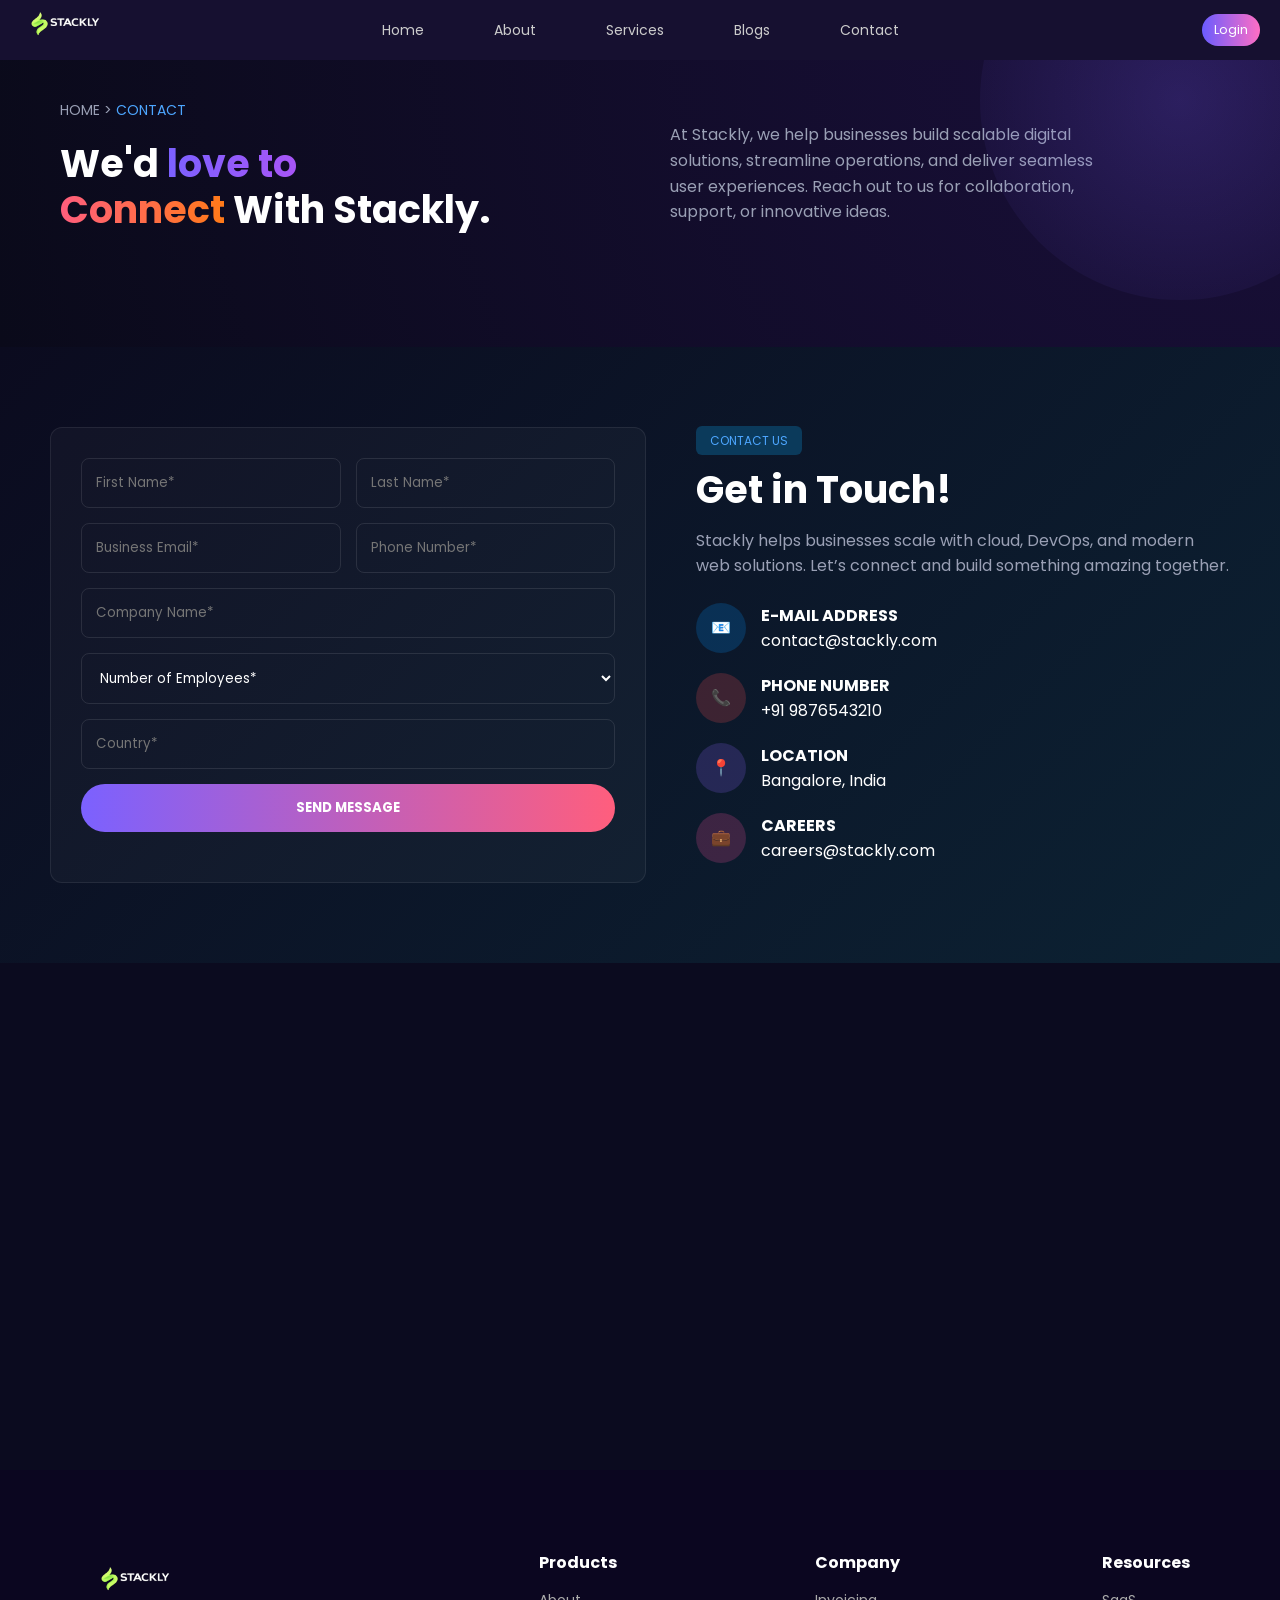
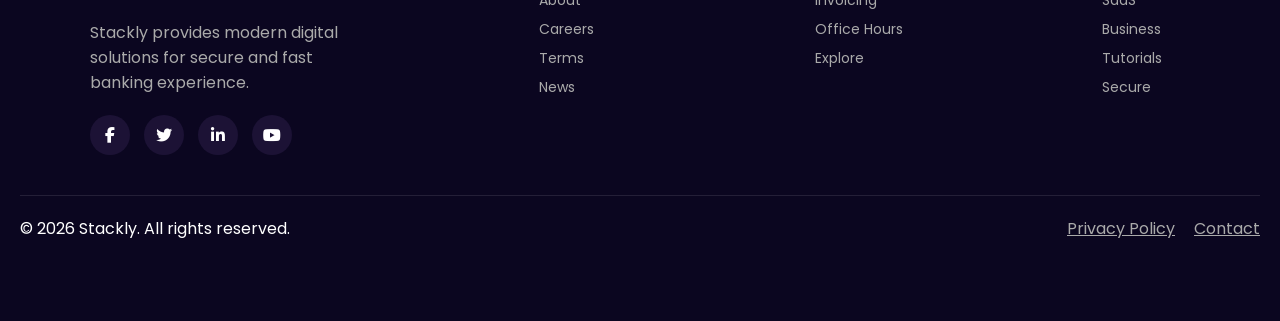
<file: contact.html>
<!DOCTYPE html>
<html lang="en">
<head>
<meta charset="UTF-8">
<meta name="viewport" content="width=device-width, initial-scale=1.0">
<title>Stackly</title>

<link rel="stylesheet" href="style.css">
<link href="https://fonts.googleapis.com/css2?family=Poppins:wght@300;400;600&display=swap" rel="stylesheet">

<link rel="stylesheet" href="https://cdnjs.cloudflare.com/ajax/libs/font-awesome/6.5.0/css/all.min.css">
</head>

<body>

<!-- NAVBAR -->
<nav class="navbar">

  <!-- LEFT -->
  <!-- LEFT -->
 <div class="logo">
  <a href="index.html">
    <img src="images/loo.webp" alt="Stackly Logo">
  </a>
</div>

  <!-- CENTER NAV -->
  <div class="nav-center">
    <a href="index.html">Home</a>
    <a href="about.html">About</a>
    <a href="services.html">Services</a>
    <a href="blogs.html">Blogs</a>
    <a href="contact.html">Contact</a>
  </div>

  <!-- RIGHT -->
  <div class="nav-right">
<button class="login-btn" onclick="window.location.href='login.html'">Login</button>
    <div class="hamburger" id="hamburger">☰</div>
  </div>

</nav>

<!-- MOBILE SIDE MENU -->
<div class="mobile-menu" id="mobileMenu">

  <div class="menu-header">
    <div class="logo">Stackly</div>
    <div class="close-btn" id="closeBtn">✕</div>
  </div>

  <div class="menu-links">
    <a href="index.html">Home</a>
    <a href="about.html">About</a>
    <a href="services.html">Services</a>
    <a href="blogs.html">Blogs</a>
    <a href="contact.html">Contact</a>
  </div>

  <div class="menu-buttons">
    <button class="login-btn" onclick="window.location.href='login.html'">Log In</button>
<button class="cta" onclick="window.location.href='404.html'">Get Started</button>
  </div>

</div>


<!-- OVERLAY -->
<div class="overlay" id="overlay"></div>




<section class="stk-contact-hero">

  <div class="stk-container">

    <!-- LEFT CONTENT -->
    <div class="stk-left">

      <p class="stk-breadcrumb">
        HOME  >  <span>CONTACT</span>
      </p>

      <h1 class="stk-title">
        We'd <span class="stk-gradient1">love to</span><br>
        <span class="stk-gradient2">Connect</span> With Stackly.
      </h1>

    </div>

    <!-- RIGHT CONTENT -->
    <div class="stk-right">
      <p>
        At Stackly, we help businesses build scalable digital solutions, 
        streamline operations, and deliver seamless user experiences. 
        Reach out to us for collaboration, support, or innovative ideas.
      </p>
    </div>

  </div>

</section>







<section class="stk-contact">

  <div class="stk-main">

    <!-- LEFT FORM -->
    <div class="stk-form-box">

      <form id="stkForm" class="stk-form">

        <div class="stk-row">
          <input type="text" id="firstName" placeholder="First Name*" required>
          <input type="text" id="lastName" placeholder="Last Name*" required>
        </div>

        <div class="stk-row">
          <input type="email" id="email" placeholder="Business Email*" required>
          <input type="text" id="phone" placeholder="Phone Number*" required>
        </div>

        <input type="text" id="company" placeholder="Company Name*" required>

        <select id="employees" required>
          <option value="">Number of Employees*</option>
          <option>1-10</option>
          <option>10-50</option>
          <option>50+</option>
        </select>

        <input type="text" id="country" placeholder="Country*" required>

        <button type="submit">SEND MESSAGE</button>

      </form>

    </div>

    <!-- RIGHT SIDE -->
    <div class="stk-info">

      <span class="stk-badge">CONTACT US</span>

      <h2 class="stk-title">Get in Touch!</h2>

      <p class="stk-desc">
        Stackly helps businesses scale with cloud, DevOps, and modern web solutions.
        Let’s connect and build something amazing together.
      </p>

      <div class="stk-item">
        <div class="stk-icon stk-blue">📧</div>
        <div>
          <h4>E-MAIL ADDRESS</h4>
          <p>contact@stackly.com</p>
        </div>
      </div>

      <div class="stk-item">
        <div class="stk-icon stk-red">📞</div>
        <div>
          <h4>PHONE NUMBER</h4>
          <p>+91 9876543210</p>
        </div>
      </div>

      <div class="stk-item">
        <div class="stk-icon stk-purple">📍</div>
        <div>
          <h4>LOCATION</h4>
          <p>Bangalore, India</p>
        </div>
      </div>

      <div class="stk-item">
        <div class="stk-icon stk-pink">💼</div>
        <div>
          <h4>CAREERS</h4>
          <p>careers@stackly.com</p>
        </div>
      </div>

    </div>

  </div>

</section>


<script>
// ONLY LETTERS
function onlyLetters(e) {
  e.target.value = e.target.value.replace(/[^a-zA-Z\s]/g, "");
}

// ONLY NUMBERS (10 DIGITS)
function onlyNumbers(e) {
  let val = e.target.value.replace(/\D/g, "");
  e.target.value = val.slice(0, 10);
}

// APPLY EVENTS
document.getElementById("firstName").addEventListener("input", onlyLetters);
document.getElementById("lastName").addEventListener("input", onlyLetters);
document.getElementById("company").addEventListener("input", onlyLetters);
document.getElementById("country").addEventListener("input", onlyLetters);

document.getElementById("phone").addEventListener("input", onlyNumbers);

// EMAIL VALIDATION
function validEmail(email) {
  return /^[^\s@]+@[^\s@]+\.[^\s@]+$/.test(email);
}

// FORM SUBMIT
document.getElementById("stkForm").addEventListener("submit", function(e) {
  e.preventDefault();

  let email = document.getElementById("email").value;
  let phone = document.getElementById("phone").value;

  if (!email || !phone) {
    alert("Please fill the form!");
    return;
  }

  if (!validEmail(email)) {
    alert("Enter valid email!");
    return;
  }

  if (phone.length !== 10) {
    alert("Phone must be 10 digits!");
    return;
  }

  // SUCCESS REDIRECT
  window.location.href = "404.html";
});


</script>




<section class="stk-map">

  <iframe 
    src="https://www.google.com/maps?q=Madhapur,Hyderabad&output=embed"
    width="100%" 
    height="400" 
    style="border:0; border-radius:12px;"
    allowfullscreen="" 
    loading="lazy">
  </iframe>

</section>
<!-- FOOTER -->
<footer class="footer">

  <div class="footer-container">

    <!-- LEFT -->
    <div class="footer-about">
    <div class="logo">
  <a href="index.html">
    <img src="images/loo.webp" alt="Stackly Logo">
  </a>
</div>
      <p>
        Stackly provides modern digital solutions for secure and fast banking experience.
      </p>

      <div class="social-icons">
  <i class="fab fa-facebook-f" onclick="socialClick('facebook')"></i>
  <i class="fab fa-twitter" onclick="socialClick('twitter')"></i>
  <i class="fab fa-linkedin-in" onclick="socialClick('linkedin')"></i>
  <i class="fab fa-youtube" onclick="socialClick('youtube')"></i>
</div>

<script>
function socialClick(platform){
  window.location.href = "404.html";
}
</script>
    </div>

    
    <!-- LINKS -->
    <div class="footer-links">
      <h4>Products</h4>
      <a href="about.html">About</a>
      <a href="404.html">Careers</a>
      <a href="404.html">Terms</a>
      <a href="404.html">News</a>
    </div>

    <div class="footer-links">
      <h4>Company</h4>
      <a href="404.html">Invoicing</a>
      <a href="404.html">Office Hours</a>
      <a href="404.html">Explore</a>
    </div>

    <div class="footer-links">
      <h4>Resources</h4>
      <a href="404.html">SaaS</a>
      <a href="404.html">Business</a>
      <a href="404.html">Tutorials</a>
      <a href="404.html">Secure</a>
    </div>

  </div>

  <!-- BOTTOM -->
  <div class="footer-bottom">
    <p>© 2026 Stackly. All rights reserved.</p>
    <div>
      <a href="404.html">Privacy Policy</a>
      <a href="contact.html">Contact</a>
    </div>
  </div>

</footer>

<script>

 function openAccount(){
  window.location.href = "404.html";
}

// SCROLL TO TOP BUTTON (if you have button)
function scrollToTop(){
  window.scrollTo({
    top:0,
    behavior:"smooth"
  });
}
</script>







<!-- FONT AWESOME -->

<script src="main.js"></script>

</body>
</html>
</file>
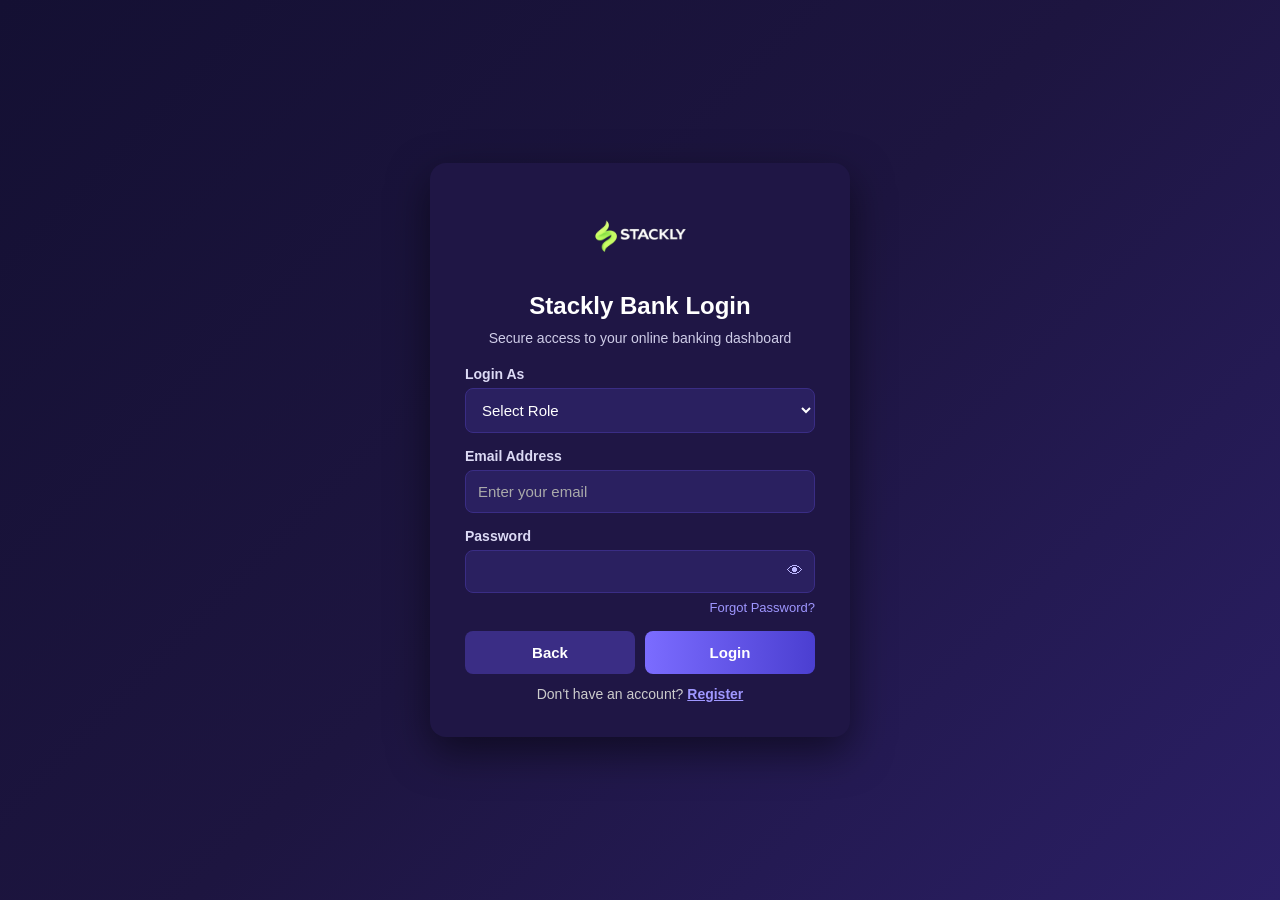
<file: login.html>
<!DOCTYPE html>
<html lang="en">

<head>

<meta charset="UTF-8">
<meta name="viewport" content="width=device-width, initial-scale=1.0">

<title>Stackly Bank | Secure Login</title>

<style>

/* RESET */
*{
margin:0;
padding:0;
box-sizing:border-box;
font-family:Segoe UI, sans-serif;
}

/* BODY */
body{
min-height:100vh;
display:flex;
align-items:center;
justify-content:center;
background:linear-gradient(135deg,#141033,#1d1540,#2b1f66);
padding:20px;
}

/* CONTAINER */
.container{
background:#1f1645;
width:100%;
max-width:420px;
padding:35px;
border-radius:16px;
box-shadow:0 15px 40px rgba(0,0,0,0.5);
color:#ffffff;
}

/* LOGO */
.logo{
text-align:center;
margin-bottom:10px;
}

.logo img{
width:120px;
}

/* TITLE */
h2{
text-align:center;
margin-bottom:10px;
color:#ffffff;
}

/* SUBTEXT */
.sub-text{
text-align:center;
font-size:14px;
color:#cfcde8;
margin-bottom:20px;
}

/* LABEL */
label{
font-weight:600;
font-size:14px;
display:block;
margin-bottom:6px;
color:#dcdaf5;
}

/* INPUT */
input,select{
width:100%;
padding:12px;
margin-bottom:15px;
border:1px solid #3a2d85;
border-radius:8px;
font-size:15px;
outline:none;
background:#2a2060;
color:#fff;
transition:0.3s;
}

/* PLACEHOLDER */
input::placeholder{
color:#aaa;
}

/* FOCUS */
input:focus,select:focus{
border-color:#7b6cff;
box-shadow:0 0 6px rgba(123,108,255,0.5);
background:#2f2570;
}

/* PASSWORD */
.password-box{
position:relative;
}

.password-box span{
position:absolute;
right:12px;
top:12px;
cursor:pointer;
color:#bdb8ff;
}

/* BUTTON */
button{
width:100%;
padding:13px;
background:linear-gradient(90deg,#7b6cff,#4b3fd1);
border:none;
color:white;
font-weight:bold;
border-radius:8px;
cursor:pointer;
font-size:15px;
transition:0.3s;
}

button:hover{
opacity:.9;
}

/* BACK BUTTON */
.back-btn{
background:#3a2d85;
color:#fff;
}

.back-btn:hover{
background:#4b3fd1;
}

/* BUTTON GROUP */
.btn-group{
display:flex;
gap:10px;
}

/* FORGOT */
.forgot{
text-align:right;
margin-top:-10px;
margin-bottom:15px;
}

.forgot a{
font-size:13px;
color:#9f97ff;
text-decoration:none;
}

.forgot a:hover{
text-decoration:underline;
}

/* REGISTER */
.register{
text-align:center;
margin-top:12px;
font-size:14px;
color:#ccc;
}

.register a{
color:#9f97ff;
font-weight:600;
}

/* MOBILE */
@media (max-width:480px){
.container{
padding:25px;
}
}

</style>

</head>

<body>

<div class="container">

<div class="logo">
<img src="images/loo.webp" alt="Stackly Bank Logo">
</div>

<h2>Stackly Bank Login</h2>

<p class="sub-text">
Secure access to your online banking dashboard
</p>

<form id="loginForm">

<label>Login As</label>

<select id="role" required>
<option value="">Select Role</option>
<option value="admin">Bank Admin</option>
<option value="user">Customer</option>
</select>

<label>Email Address</label>
<input type="email" id="email" placeholder="Enter your email" required>

<label>Password</label>

<div class="password-box">
<input type="password" id="password" required>
<span onclick="togglePassword()">👁</span>
</div>

<div class="forgot">
<a href="404.html">Forgot Password?</a>
</div>

<div class="btn-group">
<button type="button" class="back-btn" onclick="goBack()">Back</button>
<button type="submit">Login</button>
</div>

</form>

<div class="register">
Don't have an account? <a href="register.html">Register</a>
</div>

</div>

<script>

/* BACK */
function goBack(){
window.location.href="index.html"
}

/* PASSWORD TOGGLE */
function togglePassword(){
let field=document.getElementById("password")
field.type = field.type === "password" ? "text" : "password"
}

/* LOGIN */
document.getElementById("loginForm").addEventListener("submit",function(e){

e.preventDefault()

let email=document.getElementById("email").value.trim()
let password=document.getElementById("password").value.trim()
let role=document.getElementById("role").value

let user=JSON.parse(localStorage.getItem("stacklyUser"))

if(user && email===user.email && password===user.password && role===user.role){

localStorage.setItem("loggedEmail",email)

if(role==="admin"){
window.location.href="admin-dashboard.html"
}else{
window.location.href="user-dashboard.html"
}

}else{
alert("Invalid login credentials")
}

})

</script>

</body>
</html>
</file>
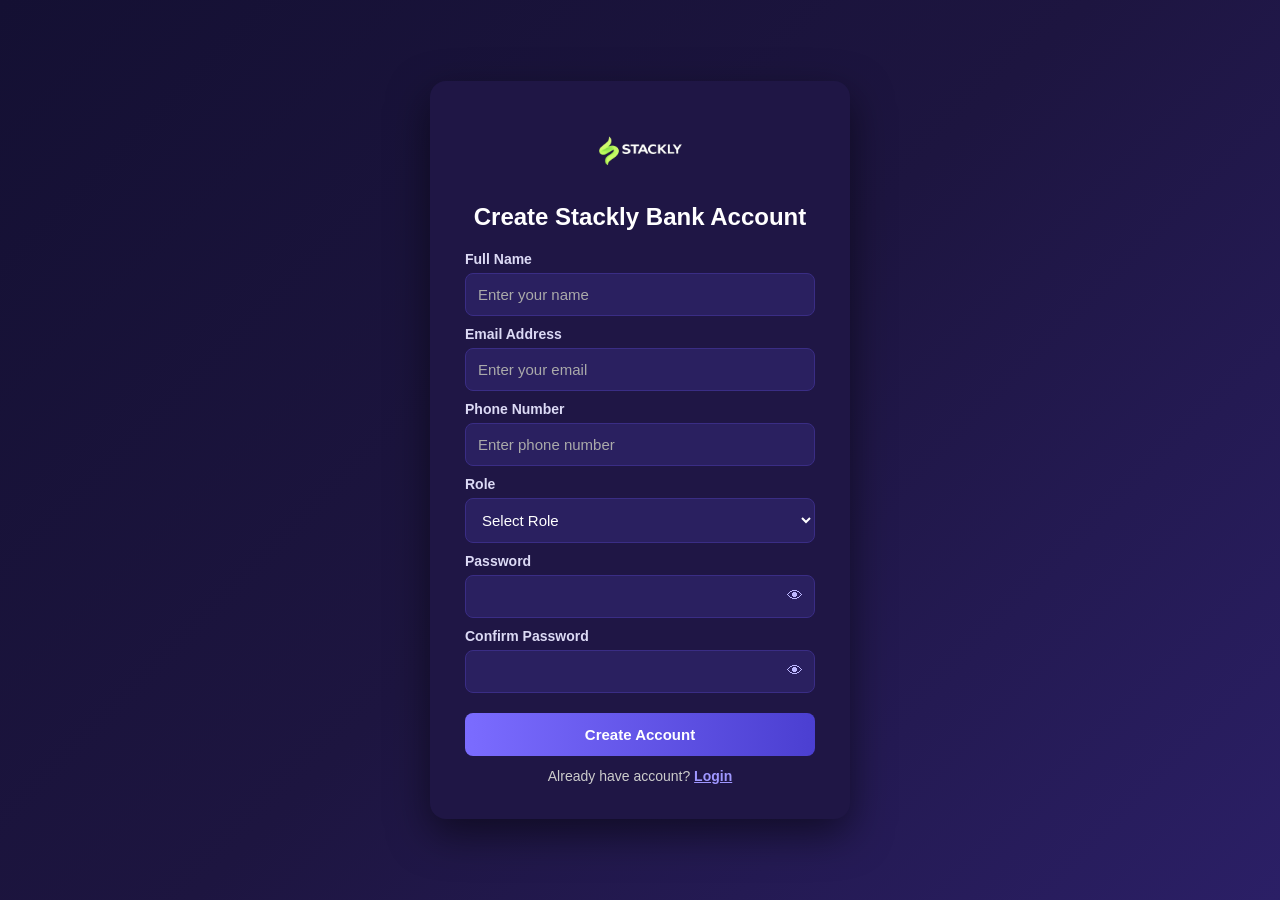
<file: register.html>
<!DOCTYPE html>
<html lang="en">

<head>

<meta charset="UTF-8">
<meta name="viewport" content="width=device-width, initial-scale=1.0">

<title>Stackly Bank | Register</title>

<style>

/* RESET */
*{
margin:0;
padding:0;
box-sizing:border-box;
font-family:Segoe UI, sans-serif;
}

/* BODY */
body{
min-height:100vh;
display:flex;
align-items:center;
justify-content:center;
background:linear-gradient(135deg,#141033,#1d1540,#2b1f66);
padding:20px;
}

/* CONTAINER */
.container{
background:#1f1645;
width:100%;
max-width:420px;
padding:35px;
border-radius:16px;
box-shadow:0 15px 40px rgba(0,0,0,0.5);
color:#ffffff;
}

/* LOGO */
.logo{
text-align:center;
margin-bottom:10px;
}

.logo img{
width:110px;
}

/* TITLE */
h2{
text-align:center;
margin-bottom:20px;
color:#ffffff;
}

/* LABEL */
label{
font-weight:600;
font-size:14px;
display:block;
margin-bottom:6px;
color:#dcdaf5;
}

/* INPUT */
input,select{
width:100%;
padding:12px;
margin-bottom:10px;
border:1px solid #3a2d85;
border-radius:8px;
font-size:15px;
outline:none;
background:#2a2060;
color:#fff;
transition:0.3s;
}

/* PLACEHOLDER */
input::placeholder{
color:#aaa;
}

/* FOCUS */
input:focus,select:focus{
border-color:#7b6cff;
box-shadow:0 0 6px rgba(123,108,255,0.5);
background:#2f2570;
}

/* ERROR */
.error{
color:#ff6b6b;
font-size:12px;
margin-bottom:8px;
display:none;
}

.input-error{
border-color:#ff6b6b;
}

/* PASSWORD */
.password-box{
position:relative;
}

.password-box span{
position:absolute;
right:12px;
top:12px;
cursor:pointer;
color:#bdb8ff;
}

/* BUTTON */
button{
width:100%;
padding:13px;
margin-top:10px;
background:linear-gradient(90deg,#7b6cff,#4b3fd1);
border:none;
color:white;
font-weight:bold;
border-radius:8px;
cursor:pointer;
font-size:15px;
transition:0.3s;
}

button:hover{
opacity:.9;
}

/* SUCCESS */
.success{
text-align:center;
color:#7bffb0;
margin-top:10px;
}

/* LOGIN */
.login{
text-align:center;
margin-top:12px;
font-size:14px;
color:#ccc;
}

.login a{
color:#9f97ff;
font-weight:600;
}

/* MOBILE */
@media (max-width:480px){
.container{
padding:25px;
}
}

</style>

</head>

<body>

<div class="container">

<div class="logo">
<img src="images/loo.webp">
</div>

<h2>Create Stackly Bank Account</h2>

<form id="registerForm">

<label>Full Name</label>
<input type="text" id="name" placeholder="Enter your name">
<div class="error" id="nameError">Only alphabets allowed</div>

<label>Email Address</label>
<input type="email" id="email" placeholder="Enter your email">
<div class="error" id="emailError">Enter valid email</div>

<label>Phone Number</label>
<input type="text" id="phone" placeholder="Enter phone number">
<div class="error" id="phoneError">Phone must be 10 digits</div>

<label>Role</label>
<select id="role">
<option value="">Select Role</option>
<option value="admin">Bank Admin</option>
<option value="user">Customer</option>
</select>
<div class="error" id="roleError">Please select role</div>

<label>Password</label>

<div class="password-box">
<input type="password" id="password">
<span onclick="togglePassword('password')">👁</span>
</div>
<div class="error" id="passwordError">Password required</div>

<label>Confirm Password</label>

<div class="password-box">
<input type="password" id="confirmPassword">
<span onclick="togglePassword('confirmPassword')">👁</span>
</div>
<div class="error" id="confirmPasswordError">Passwords do not match</div>

<button>Create Account</button>

</form>

<p class="success" id="successMsg"></p>

<div class="login">
Already have account? <a href="login.html">Login</a>
</div>

</div>

<script>

/* PASSWORD TOGGLE */
function togglePassword(id){
let field=document.getElementById(id)
field.type = field.type==="password" ? "text" : "password"
}

/* NAME VALIDATION */
document.getElementById("name").addEventListener("input",function(){
this.value=this.value.replace(/[^a-zA-Z ]/g,'')
})

/* PHONE VALIDATION */
document.getElementById("phone").addEventListener("input",function(){
this.value=this.value.replace(/[^0-9]/g,'')
if(this.value.length>10){
this.value=this.value.slice(0,10)
}
})

/* FORM SUBMIT */
document.getElementById("registerForm").addEventListener("submit",function(e){

e.preventDefault()

let valid=true

let name=document.getElementById("name")
let email=document.getElementById("email")
let phone=document.getElementById("phone")
let role=document.getElementById("role")
let password=document.getElementById("password")
let confirmPassword=document.getElementById("confirmPassword")

let emailPattern=/^[^ ]+@[^ ]+\.[a-z]{2,3}$/

/* RESET */
document.querySelectorAll(".error").forEach(e=>e.style.display="none")
document.querySelectorAll("input,select").forEach(e=>e.classList.remove("input-error"))

/* VALIDATIONS */
if(name.value.trim()===""){
name.classList.add("input-error")
document.getElementById("nameError").style.display="block"
valid=false
}

if(!email.value.match(emailPattern)){
email.classList.add("input-error")
document.getElementById("emailError").style.display="block"
valid=false
}

if(phone.value.length!==10){
phone.classList.add("input-error")
document.getElementById("phoneError").style.display="block"
valid=false
}

if(role.value===""){
role.classList.add("input-error")
document.getElementById("roleError").style.display="block"
valid=false
}

if(password.value===""){
password.classList.add("input-error")
document.getElementById("passwordError").style.display="block"
valid=false
}

if(password.value!==confirmPassword.value){
confirmPassword.classList.add("input-error")
document.getElementById("confirmPasswordError").style.display="block"
valid=false
}

if(!valid) return

/* SAVE USER */
let user={
name:name.value,
email:email.value,
phone:phone.value,
role:role.value,
password:password.value
}

localStorage.setItem("stacklyUser",JSON.stringify(user))

document.getElementById("successMsg").innerText="Account created successfully"

/* REDIRECT */
setTimeout(()=>{
window.location.href="login.html"
},2000)

})

</script>

</body>
</html>
</file>
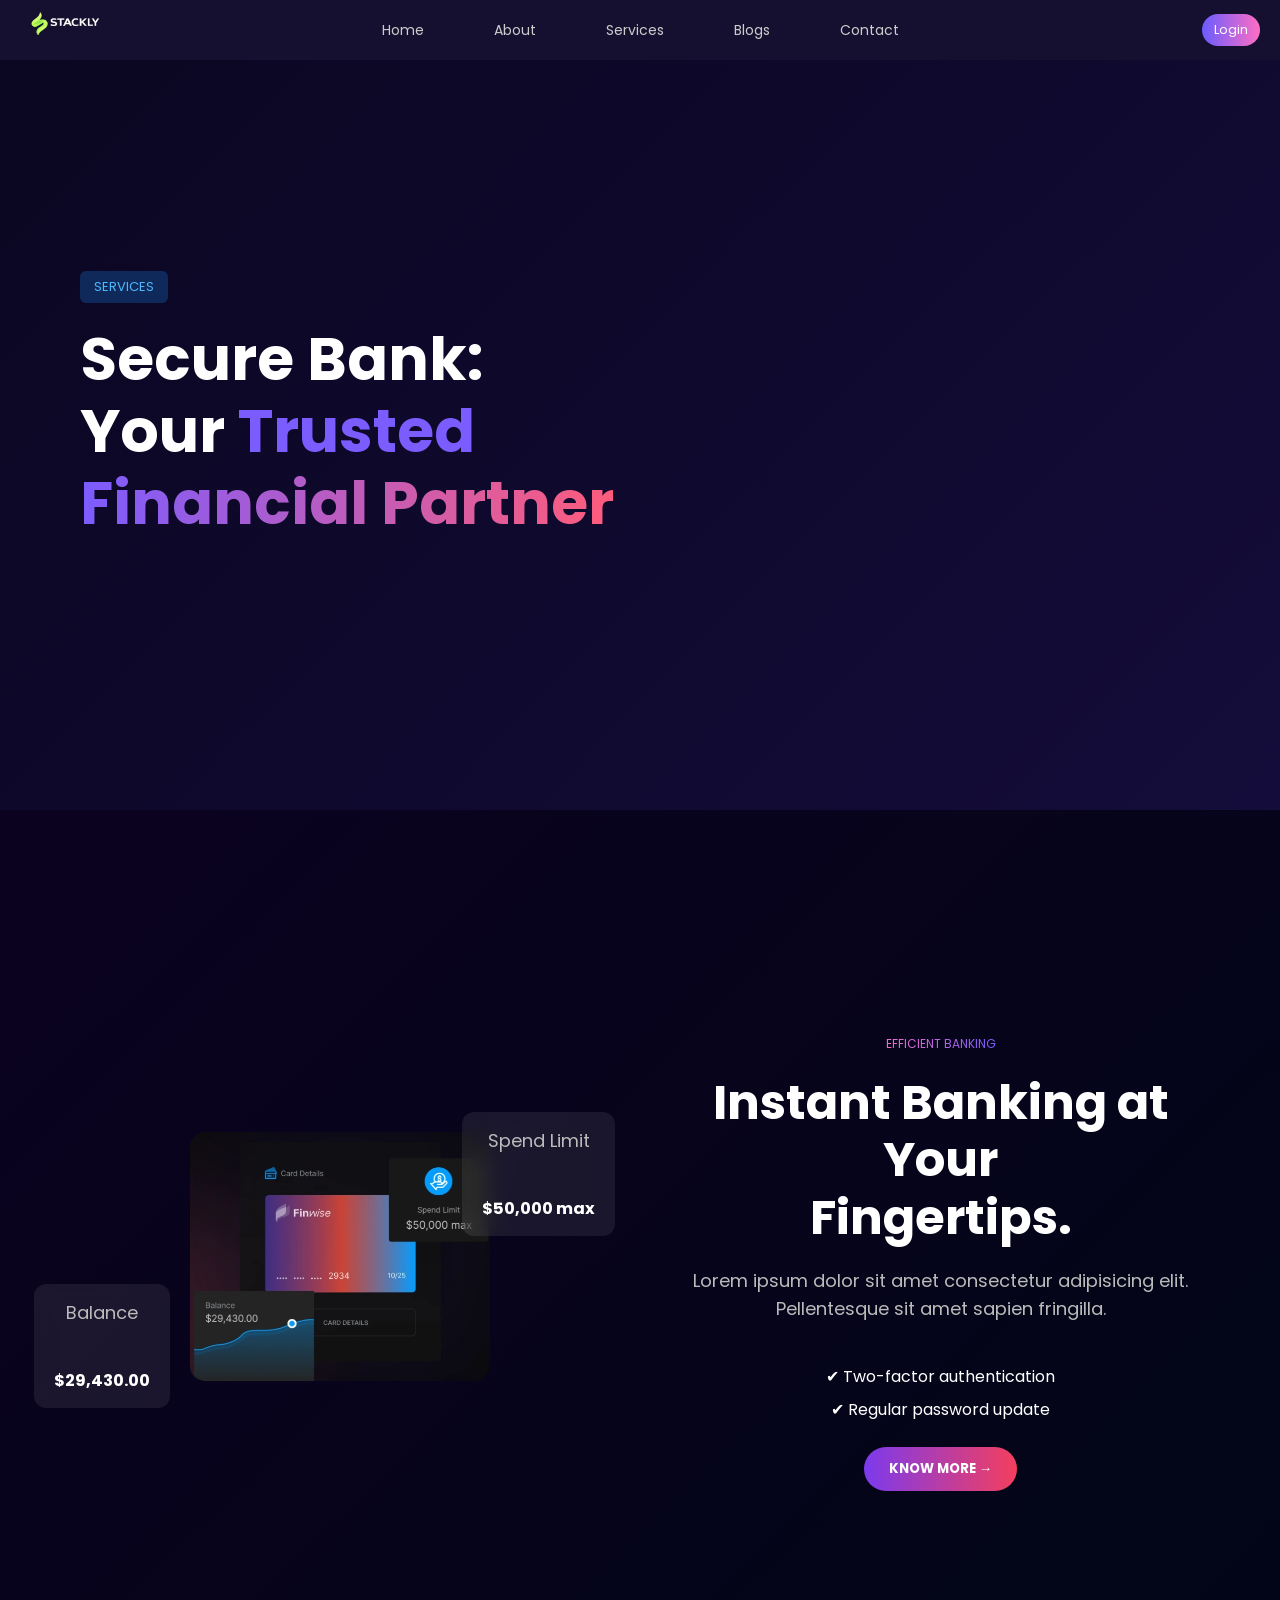
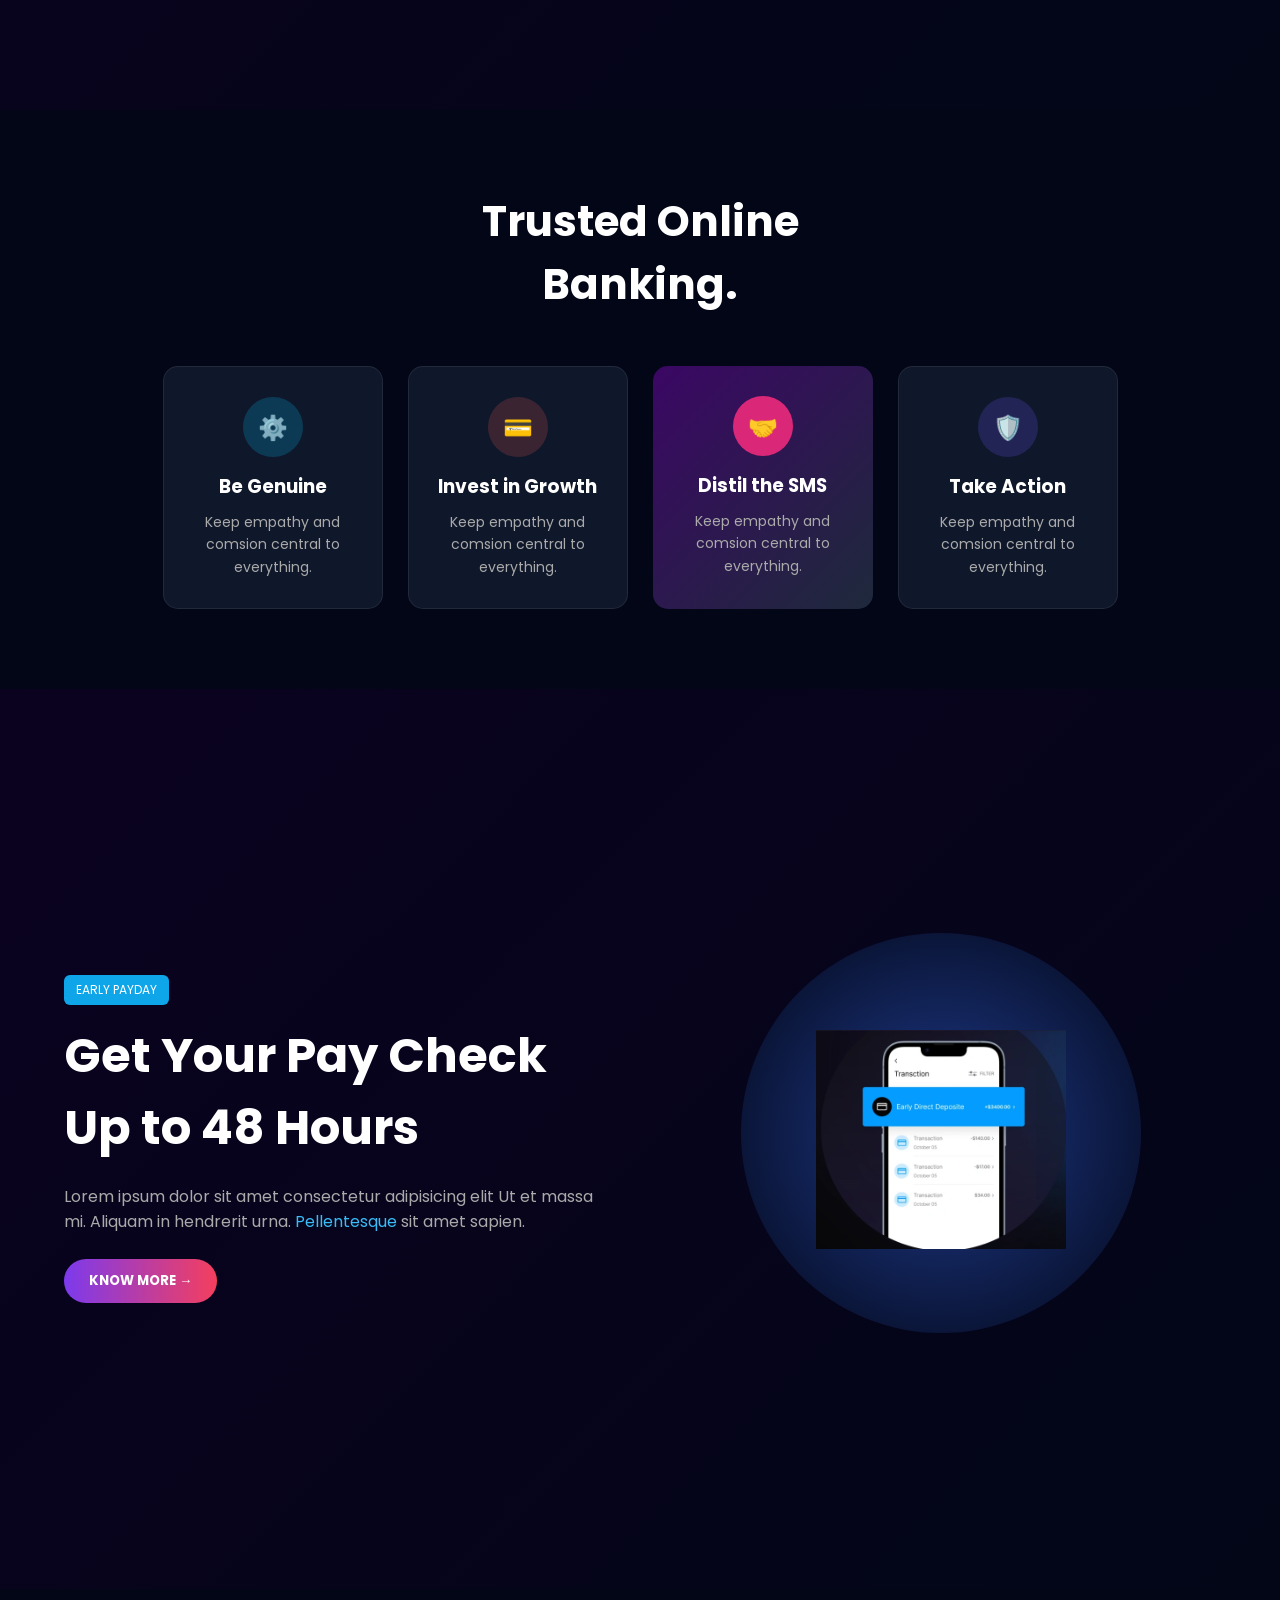
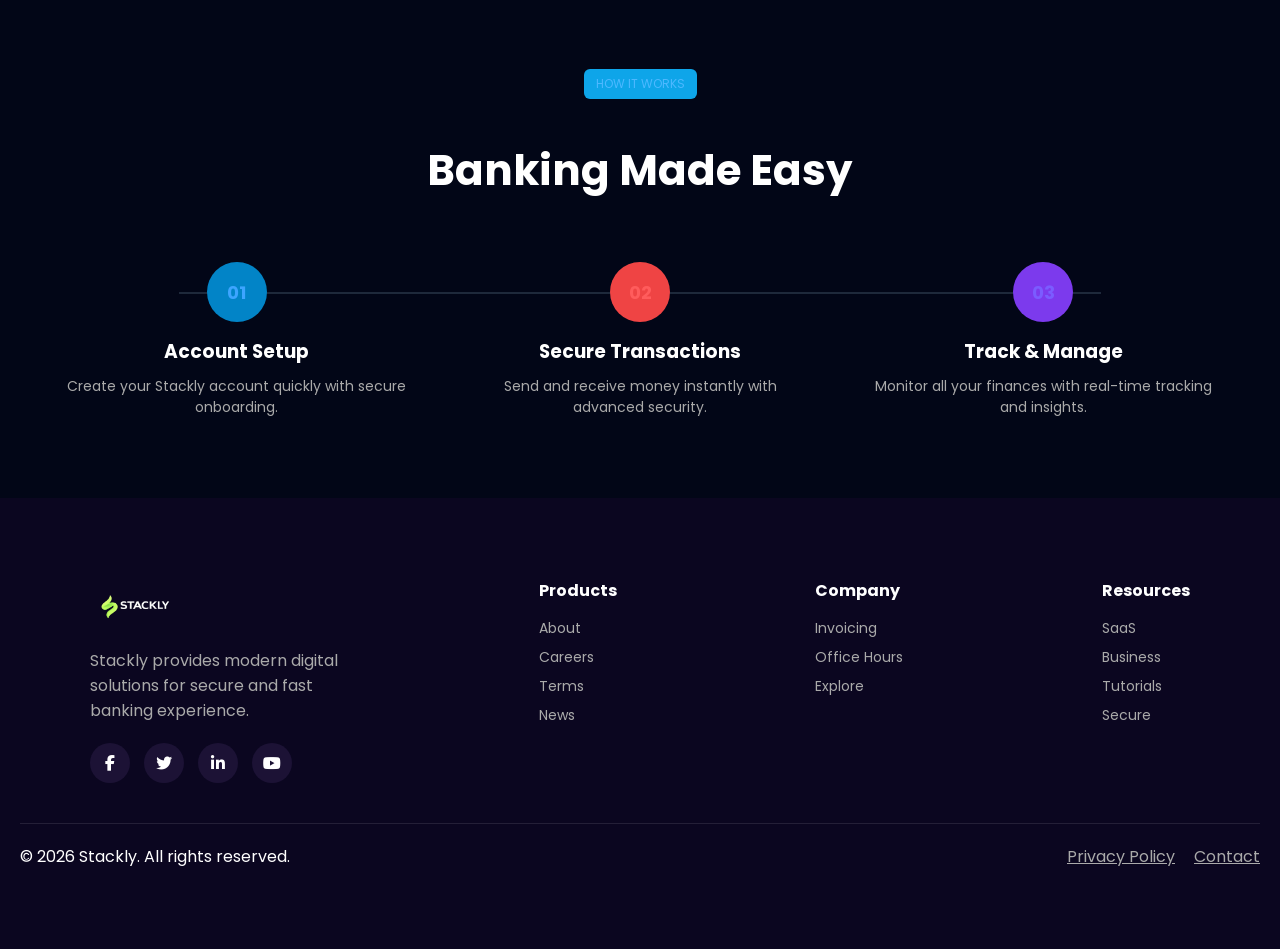
<file: services.html>
<!DOCTYPE html>
<html lang="en">
<head>
<meta charset="UTF-8">
<meta name="viewport" content="width=device-width, initial-scale=1.0">
<title>Stackly</title>

<link rel="stylesheet" href="style.css">
<link href="https://fonts.googleapis.com/css2?family=Poppins:wght@300;400;600&display=swap" rel="stylesheet">

<link rel="stylesheet" href="https://cdnjs.cloudflare.com/ajax/libs/font-awesome/6.5.0/css/all.min.css">
</head>

<body>

<!-- NAVBAR -->
<nav class="navbar">

  <!-- LEFT -->
 <!-- LEFT -->
 <div class="logo">
  <a href="index.html">
    <img src="images/loo.webp" alt="Stackly Logo">
  </a>
</div>

  <!-- CENTER NAV -->
  <div class="nav-center">
    <a href="index.html">Home</a>
    <a href="about.html">About</a>
    <a href="services.html">Services</a>
    <a href="blogs.html">Blogs</a>
    <a href="contact.html">Contact</a>
  </div>

  <!-- RIGHT -->
  <div class="nav-right">
  <button class="login-btn" onclick="window.location.href='login.html'">Login</button>
    <div class="hamburger" id="hamburger">☰</div>
  </div>

</nav>

<!-- MOBILE SIDE MENU -->
<div class="mobile-menu" id="mobileMenu">

  <div class="menu-header">
    <div class="logo">Stackly</div>
    <div class="close-btn" id="closeBtn">✕</div>
  </div>

  <div class="menu-links">
    <a href="index.html">Home</a>
    <a href="about.html">About</a>
    <a href="services.html">Services</a>
    <a href="blogs.html">Blogs</a>
    <a href="contact.html">Contact</a>
  </div>

  <div class="menu-buttons">
    <button class="login-btn" onclick="window.location.href='login.html'">Log In</button>
<button class="cta" onclick="window.location.href='404.html'">Get Started</button>
  </div>

</div>









<!-- OVERLAY -->
<div class="overlay" id="overlay"></div>













<section class="sbx-services-hero">

  <div class="sbx-content">

    <span class="sbx-badge">SERVICES</span>

    <h1 class="sbx-title">
      Secure Bank:<br>
      Your <span class="sbx-gradient1">Trusted</span><br>
      <span class="sbx-gradient2">Financial Partner</span>
    </h1>

  </div>

</section>




<section class="hero">

  <div class="hero-container">

    <!-- LEFT CONTENT (Images Area) -->
    <div class="hero-left">

      <!-- Main Card Image -->
      <img src="images/l.webp" class="card-img" alt="Card">

      <!-- Balance Box -->
      <div class="balance-box">
        <p>Balance</p>
        <h3>$29,430.00</h3>
      </div>

      <!-- Spend Limit -->
      <div class="limit-box">
        <p>Spend Limit</p>
        <h3>$50,000 max</h3>
      </div>

    </div>

    <!-- RIGHT CONTENT -->
    <div class="hero-right">

      <span class="badge">EFFICIENT BANKING</span>

      <h1>
        Instant Banking at Your <br>
        Fingertips.
      </h1>

      <p class="desc">
        Lorem ipsum dolor sit amet consectetur adipisicing elit. 
        Pellentesque sit amet sapien fringilla.
      </p>

      <ul class="features">
        <li>✔ Two-factor authentication</li>
        <li>✔ Regular password update</li>
      </ul>

      <button class="btn" onclick="window.location.href='404.html'">
  KNOW MORE →
</button>

    </div>

  </div>

</section>


<section class="features-section">

  <h2>Trusted Online <br> Banking.</h2>

  <div class="features-container">

    <div class="feature-card">
      <div class="icon blue">⚙️</div>
      <h3>Be Genuine</h3>
      <p>Keep empathy and comsion central to everything.</p>
    </div>

    <div class="feature-card">
      <div class="icon red">💳</div>
      <h3>Invest in Growth</h3>
      <p>Keep empathy and comsion central to everything.</p>
    </div>

    <div class="feature-card active">
      <div class="icon pink">🤝</div>
      <h3>Distil the SMS</h3>
      <p>Keep empathy and comsion central to everything.</p>
    </div>

    <div class="feature-card">
      <div class="icon purple">🛡️</div>
      <h3>Take Action</h3>
      <p>Keep empathy and comsion central to everything.</p>
    </div>

  </div>

</section>





<section class="pay-hero">

  <div class="pay-container">

    <!-- LEFT CONTENT -->
    <div class="pay-left">

      <span class="badge">EARLY PAYDAY</span>

      <h1>
        Get Your Pay Check <br>
        Up to 48 Hours
      </h1>

      <p>
        Lorem ipsum dolor sit amet consectetur adipisicing elit 
        Ut et massa mi. Aliquam in hendrerit urna.
        <span class="highlight">Pellentesque</span> sit amet sapien.
      </p>
<button class="btn" onclick="window.location.href='404.html'">
  KNOW MORE →
</button>

    </div>

    <!-- RIGHT CONTENT -->
    <div class="pay-right">

      <!-- Circle Background -->
      <div class="circle"></div>

      <!-- Phone Image -->
      <img src="images/mo.webp" class="phone" alt="phone">

      <!-- Floating Card -->
     

    </div>

  </div>

</section>


<section class="stackly-process">

  <div class="stackly-head">
    <span class="stackly-tag">HOW IT WORKS</span>
    <h2>Banking Made Easy</h2>
  </div>

  <div class="stackly-steps">

    <!-- STEP 1 -->
    <div class="stackly-step">
      <div class="step-circle blue">01</div>
      <h3>Account Setup</h3>
      <p>Create your Stackly account quickly with secure onboarding.</p>
    </div>

    <!-- STEP 2 -->
    <div class="stackly-step">
      <div class="step-circle red">02</div>
      <h3>Secure Transactions</h3>
      <p>Send and receive money instantly with advanced security.</p>
    </div>

    <!-- STEP 3 -->
    <div class="stackly-step">
      <div class="step-circle purple">03</div>
      <h3>Track & Manage</h3>
      <p>Monitor all your finances with real-time tracking and insights.</p>
    </div>

  </div>

</section>


<!-- FOOTER -->
<footer class="footer">

  <div class="footer-container">

    <!-- LEFT -->
    <div class="footer-about">
    <div class="logo">
  <a href="index.html">
    <img src="images/loo.webp" alt="Stackly Logo">
  </a>
</div>
      <p>
        Stackly provides modern digital solutions for secure and fast banking experience.
      </p>

      <!-- SOCIAL -->
     <div class="social-icons">
  <i class="fab fa-facebook-f" onclick="socialClick('facebook')"></i>
  <i class="fab fa-twitter" onclick="socialClick('twitter')"></i>
  <i class="fab fa-linkedin-in" onclick="socialClick('linkedin')"></i>
  <i class="fab fa-youtube" onclick="socialClick('youtube')"></i>
</div>

<script>
function socialClick(platform){
  window.location.href = "404.html";
}
</script>
    </div>

    <!-- LINK
    <!-- LINKS -->
    <div class="footer-links">
      <h4>Products</h4>
      <a href="about.html">About</a>
      <a href="404.html">Careers</a>
      <a href="404.html">Terms</a>
      <a href="404.html">News</a>
    </div>

    <div class="footer-links">
      <h4>Company</h4>
      <a href="404.html">Invoicing</a>
      <a href="404.html">Office Hours</a>
      <a href="404.html">Explore</a>
    </div>

    <div class="footer-links">
      <h4>Resources</h4>
      <a href="404.html">SaaS</a>
      <a href="404.html">Business</a>
      <a href="404.html">Tutorials</a>
      <a href="404.html">Secure</a>
    </div>

  </div>

  <!-- BOTTOM -->
  <div class="footer-bottom">
    <p>© 2026 Stackly. All rights reserved.</p>
    <div>
      <a href="404.html">Privacy Policy</a>
      <a href="contact.html">Contact</a>
    </div>
  </div>

</footer>

<script>

  // CTA BUTTON FUNCTION
function openAccount(){
  window.location.href = "404.html";
}

// SCROLL TO TOP BUTTON (if you have button)
function scrollToTop(){
  window.scrollTo({
    top:0,
    behavior:"smooth"
  });
}
</script>







<!-- FONT AWESOME -->

<script src="main.js"></script>

</body>
</html>
</file>
<file: style.css>
*{
  margin:0;
  padding:0;
  box-sizing:border-box;
  font-family:'Poppins',sans-serif;
}

body{
  background: linear-gradient(135deg, #161030, #472650);
  color:#fff;
}

/* ================= NAVBAR ================= */
.navbar{
  display:flex;
  align-items:center;
  justify-content:space-between;
  padding:18px 50px;
  position:fixed;
  width:100%;
  top:0;
  background:#161030;
  z-index:1000;
}

.logo{
  font-size:24px;
  font-weight:600;
}

/* CENTER NAV */
.nav-center{
  display:flex;
  gap:50px;
  position:absolute;
  left:50%;
  transform:translateX(-50%);
}

.nav-center a{
  text-decoration:none;
  color:#ccc;
  font-size:15px;
  transition:0.3s;
}

.nav-center a:hover{
  color:#ff6ec4;
}

/* RIGHT */
.nav-right{
  display:flex;
  align-items:center;
  gap:20px;
}

.login-btn{
  padding:10px 22px;
  border:none;
  border-radius:25px;
  background:linear-gradient(90deg,#6a5cff,#ff6ec4);
  color:white;
  cursor:pointer;
  font-size:14px;
  transition:0.3s;
}

.login-btn:hover{
  transform:scale(1.05);
}

/* HAMBURGER */
.hamburger{
  display:none;
  font-size:26px;
  cursor:pointer;
}

/* ================= HERO ================= */

/* DESKTOP CENTER */
.hero{
  min-height: 85vh;   /* reduce from 100vh */
  display:flex;
  justify-content:center;
  align-items:center;
  text-align:center;
  padding:80px 20px 40px;  /* less bottom gap */
}
.hero-content{
  max-width:700px;
  opacity:0;
  transform:translateY(60px);
  transition:1s;
}

.hero-content.show{
  opacity:1;
  transform:translateY(0);
}

/* BIG TEXT */
.hero h1{
  font-size:64px;
  line-height:1.2;
  margin-bottom:25px;
}

/* GRADIENT TEXT */
.hero span{
  background:linear-gradient(90deg,#ff6ec4,#6a5cff);
  -webkit-background-clip:text;
  color:transparent;
}

/* PARAGRAPH */
.hero p{
  font-size:18px;
  color:#bbb;
  margin-bottom:40px;
  line-height:1.6;
}

/* BUTTON */
.cta{
  padding:16px 35px;
  border:none;
  border-radius:30px;
  background:linear-gradient(90deg,#6a5cff,#ff6ec4);
  color:#fff;
  font-size:16px;
  cursor:pointer;
  transition:0.3s;
}

.cta:hover{
  transform:scale(1.05);
}

/* ================= MOBILE MENU ================= */
.mobile-menu{
  position:fixed;
  top:0;
  right:-100%;
  width:280px;
  height:100%;
  background:#161030;
  padding:20px;
  transition:0.4s;
  z-index:2000;
}

.mobile-menu.active{
  right:0;
}

.menu-header{
  display:flex;
  justify-content:space-between;
  align-items:center;
  margin-bottom:30px;
}

.close-btn{
  font-size:24px;
  cursor:pointer;
}

.menu-links{
  display:flex;
  flex-direction:column;
  gap:20px;
}

.menu-links a{
  color:#ccc;
  text-decoration:none;
  font-size:16px;
}

.menu-buttons{
  margin-top:40px;
  display:flex;
  flex-direction:column;
  gap:15px;
}

/* OVERLAY */
.overlay{
  position:fixed;
  top:0;
  left:0;
  width:100%;
  height:100%;
  background:rgba(0,0,0,0.5);
  display:none;
  z-index:1500;
}

.overlay.active{
  display:block;
}

/* ================= MOBILE ================= */
@media(max-width:768px){

  .nav-center{
    display:none;
  }

  .hamburger{
    display:block;
  }

  /* HERO LEFT ALIGN ONLY IN MOBILE */
  .hero{
    justify-content:flex-start;
    align-items:flex-start;
    text-align:left;
    padding:120px 20px 40px;
  }

  .hero-content{
    max-width:100%;
  }

  .hero h1{
    font-size:32px;
  }

  .hero p{
    font-size:14px;
  }

  .cta{
    width:100%;
    padding:14px;
  }
}







.dashboard-section{
  padding:40px 20px;   /* reduce from 100px */
  margin-top:-40px;    /* pull section up */
}

/* CONTAINER */
.dashboard-container{
  width:100%;
  max-width:1200px;
  background:rgba(255,255,255,0.05);
  border-radius:20px;
  padding:20px;
  backdrop-filter:blur(10px);
  box-shadow:0 20px 50px rgba(0,0,0,0.4);
  overflow:hidden;
}

/* IMAGE */
.dashboard-image{
  width:100%;
  border-radius:15px;
  overflow:hidden;
}

.dashboard-image img{
  width:100%;
  display:block;
  border-radius:15px;
  transition:0.4s;
}

/* HOVER EFFECT */
.dashboard-image img:hover{
  transform:scale(1.02);
}

/* ================= SCROLL ANIMATION ================= */
.scroll-animate{
  opacity:0;
  transform:translateY(60px) scale(0.95);
  transition:all 0.8s ease;
}

.scroll-animate.show{
  opacity:1;
  transform:translateY(0) scale(1);
}

/* ================= MOBILE ================= */
@media(max-width:768px){

  .dashboard-section{
    padding:60px 15px;
  }

  .dashboard-container{
    padding:10px;
    border-radius:15px;
  }

  .dashboard-image img{
    border-radius:10px;
  }

}






@media(max-width:768px){

  .hero{
    min-height:auto;   /* remove big height */
    padding:100px 20px 20px;
  }

  .dashboard-section{
    padding:30px 15px;
    margin-top:-20px;
  }

}









/* ================= FEATURES ================= */
.features-section{
  padding:80px 40px;
  background-color: #0e0a24;
}

/* HEADER */
.features-header{
  display:flex;
  justify-content:space-between;
  align-items:center;
  margin-bottom:50px;
}

.features-header h2{
  font-size:40px;
  margin-bottom:10px;
}

.features-header p{
  color:#aaa;
}

/* BUTTON */
.know-btn{
  padding:12px 25px;
  border:none;
  border-radius:25px;
  background:linear-gradient(90deg,#6a5cff,#ff6ec4);
  color:#fff;
  cursor:pointer;
}

/* GRID */
.features-grid{
  display:grid;
  grid-template-columns:repeat(3,1fr);
  gap:25px;
}

/* CARD */
.feature-card{
  padding:40px 25px;
  border-radius:20px;
  background:rgba(255,255,255,0.03);
  border:1px solid rgba(255,255,255,0.08);
  text-align:center;
  transition:0.4s;
  position:relative;
}

/* ACTIVE CARD */
.feature-card.active{
  background:linear-gradient(135deg, rgba(255,94,98,0.2), rgba(106,92,255,0.2));
  border:none;
}

/* HOVER */
.feature-card:hover{
  transform:translateY(-10px);
}

/* ICON */
.icon{
  width:70px;
  height:70px;
  margin:0 auto 20px;
  border-radius:50%;
  display:flex;
  align-items:center;
  justify-content:center;
  font-size:28px;
}

/* ICON COLORS */
.icon.purple{
  background:rgba(106,92,255,0.2);
}

.icon.red{
  background:rgba(255,94,98,0.2);
}

.icon.blue{
  background:rgba(0,200,255,0.2);
}

/* TEXT */
.feature-card h3{
  margin-bottom:15px;
}

.feature-card p{
  color:#aaa;
  font-size:14px;
  line-height:1.6;
}

/* ================= SCROLL ANIMATION ================= */
.scroll-animate{
  opacity:0;
  transform:translateY(50px);
  transition:0.8s;
}

.scroll-animate.show{
  opacity:1;
  transform:translateY(0);
}

/* ================= MOBILE ================= */
@media(max-width:768px){

  .features-section{
    padding:60px 20px;
  }

  .features-header{
    flex-direction:column;
    align-items:flex-start;
    gap:20px;
  }

  .features-header h2{
    font-size:26px;
  }

  .features-grid{
    grid-template-columns:1fr;
  }

  .feature-card{
    text-align:left;
  }

}














/* ================= SECTION ================= */
.banking-section{
  padding:100px 20px;
  text-align:center;
}

/* HEADER */
.banking-header{
  max-width:700px;
  margin:0 auto 60px;
}

.tag{
  display:inline-block;
  padding:6px 14px;
  background:rgba(255,255,255,0.08);
  border-radius:20px;
  font-size:12px;
  margin-bottom:15px;
}

.banking-header h2{
  font-size:44px;
  margin-bottom:15px;
}

.banking-header p{
  color:#aaa;
}

/* CARD */
.banking-card{
  max-width:1100px;
  margin:auto;
  display:flex;
  align-items:center;
  gap:40px;
  padding:50px;
  border-radius:25px;

  background:linear-gradient(135deg,#ff5e62,#6a5cff,#00c6ff);
}

/* IMAGE */
.banking-image{
  flex:1;
}

.banking-image img{
  width:100%;
  border-radius:15px;
  display:block;
}

/* CONTENT */
.banking-content{
  flex:1;
  text-align:left;
}

/* STEP */
.step{
  margin-bottom:35px;
}

/* ACTIVE STEP */
.step.active h3{
  color:#fff;
}

/* NUMBER */
.circle{
  width:55px;
  height:55px;
  border-radius:50%;
  background:#fff;
  color:#000;
  display:flex;
  align-items:center;
  justify-content:center;
  font-weight:bold;
  font-size:18px;
  margin-bottom:12px;
}

/* TEXT */
.step h3{
  margin-bottom:8px;
  font-size:20px;
}

.step p{
  color:#eee;
  font-size:14px;
  line-height:1.6;
}

/* ================= SCROLL ANIMATION ================= */
.scroll-animate{
  opacity:0;
  transform:translateY(60px);
  transition:0.8s ease;
}

.scroll-animate.show{
  opacity:1;
  transform:translateY(0);
}

/* ================= MOBILE ================= */
@media(max-width:768px){

  .banking-section{
    padding:60px 20px;
  }

  .banking-header h2{
    font-size:28px;
  }

  .banking-card{
    flex-direction:column;
    padding:25px;
  }

  .banking-image{
    margin-bottom:20px;
  }

  .banking-content{
    text-align:left;
  }

}











/* ================= BUSINESS SECTION ================= */
.business-section{
  padding:100px 20px;
  background-color: #0e0a24;
}

/* CONTAINER */
.business-container{
  max-width:1200px;
  margin:auto;
  display:flex;
  align-items:center;
  justify-content:space-between;
  gap:40px;
}

/* LEFT */
.business-left{
  flex:1;
}

/* TAG */
.tag{
  display:inline-block;
  padding:6px 14px;
  background:rgba(255,255,255,0.08);
  border-radius:20px;
  font-size:12px;
  margin-bottom:20px;
}

/* TITLE */
.business-left h2{
  font-size:48px;
  margin-bottom:20px;
  line-height:1.2;
}

/* TEXT */
.business-left p{
  color:#aaa;
  margin-bottom:30px;
  line-height:1.6;
}

/* BENEFITS */
.benefits{
  margin-bottom:30px;
}

.benefit-item{
  display:flex;
  align-items:center;
  gap:15px;
  margin-bottom:20px;
}

/* ICON */
.icon{
  width:45px;
  height:45px;
  border-radius:50%;
  background:rgba(106,92,255,0.2);
  display:flex;
  align-items:center;
  justify-content:center;
}

.icon.red{
  background:rgba(233,89,82,0.2);
}

/* BUTTON */
.cta{
  padding:14px 30px;
  border:none;
  border-radius:30px;
  background:linear-gradient(90deg,#e95952,#2593e6);
  color:#fff;
  cursor:pointer;
}

/* RIGHT */
.business-right{
  flex:1;
  text-align:center;
}

.business-right img{
  width:100%;
  max-width:450px;
  border-radius:20px;
}

/* ================= SCROLL ANIMATION ================= */
.scroll-animate{
  opacity:0;
  transform:translateY(60px);
  transition:0.8s ease;
}

.scroll-animate.show{
  opacity:1;
  transform:translateY(0);
}

/* ================= MOBILE ================= */
@media(max-width:768px){

  .business-container{
    flex-direction:column;
  }

  .business-left h2{
    font-size:28px;
  }

  .business-right img{
    margin-top:20px;
  }

}









/* ================= SECURE SECTION ================= */
.secure-section{
  padding:100px 20px;
  background: radial-gradient(circle at left, rgba(233,89,82,0.2), transparent 50%),
              radial-gradient(circle at right, rgba(37,147,230,0.2), transparent 50%);
}

/* CONTAINER */
.secure-container{
  max-width:1200px;
  margin:auto;
  display:flex;
  align-items:center;
  gap:50px;
}

/* IMAGE */
.secure-image{
  flex:1;
  text-align:center;
}

.secure-image img{
  width:100%;
  max-width:400px;
  border-radius:20px;
}

/* CONTENT */
.secure-content{
  flex:1;
}

/* TAG */
.tag{
  display:inline-block;
  padding:6px 14px;
  background:rgba(255,255,255,0.08);
  border-radius:20px;
  font-size:12px;
  margin-bottom:15px;
}

/* TITLE */
.secure-content h2{
  font-size:48px;
  margin-bottom:20px;
  line-height:1.2;
}

/* TEXT */
.secure-content p{
  color:#aaa;
  margin-bottom:30px;
  line-height:1.6;
}

/* BUTTON */
.cta{
  padding:14px 30px;
  border:none;
  border-radius:30px;
  background:linear-gradient(90deg,#e95952,#2593e6);
  color:#fff;
  cursor:pointer;
  transition:0.3s;
}

.cta:hover{
  transform:scale(1.05);
}

/* ================= SCROLL ANIMATION ================= */
.scroll-animate{
  opacity:0;
  transform:translateY(60px);
  transition:0.8s ease;
}

.scroll-animate.show{
  opacity:1;
  transform:translateY(0);
}

/* ================= MOBILE ================= */
@media(max-width:768px){

  .secure-container{
    flex-direction:column;
  }

  .secure-content h2{
    font-size:28px;
  }

  .secure-image img{
    margin-bottom:20px;
  }

}















/* ================= TESTIMONIAL ================= */
.testimonial-section{
  padding:100px 20px;
  text-align:center;
}

/* HEADER */
.testimonial-header{
  max-width:700px;
  margin:0 auto 60px;
}

.tag{
  display:inline-block;
  padding:6px 14px;
  background:rgba(255,255,255,0.08);
  border-radius:20px;
  font-size:12px;
  margin-bottom:15px;
}

.testimonial-header h2{
  font-size:42px;
  margin-bottom:10px;
}

.testimonial-header p{
  color:#aaa;
}

/* CONTAINER */
.testimonial-container{
  max-width:1100px;
  margin:auto;
  display:flex;
  align-items:center;
  gap:40px;
}

/* CARD */
.testimonial-card{
  flex:1;
  padding:40px;
  border-radius:20px;
  background:rgba(255,255,255,0.03);
  border:1px solid rgba(255,255,255,0.08);
  text-align:left;
  position:relative;
}

/* QUOTE */
.quote{
  font-size:60px;
  color:rgba(255,255,255,0.1);
  position:absolute;
  top:20px;
  left:25px;
}

/* TEXT */
.testimonial-text{
  margin:40px 0 30px;
  color:#ccc;
  line-height:1.6;
}

/* USER */
.testimonial-user{
  display:flex;
  justify-content:space-between;
  align-items:center;
}

.testimonial-user h4{
  margin-bottom:5px;
}

.testimonial-user span{
  color:#888;
  font-size:13px;
}

/* STARS */
.stars{
  color:gold;
  font-size:16px;
}

/* IMAGE */
.testimonial-image{
  flex:1;
}

.testimonial-image img{
  width:100%;
  max-width:350px;
  border-radius:20px;
  background:linear-gradient(135deg,#e95952,#2593e6);
  padding:10px;
}

/* ================= SCROLL ANIMATION ================= */
.scroll-animate{
  opacity:0;
  transform:translateY(60px);
  transition:0.8s ease;
}

.scroll-animate.show{
  opacity:1;
  transform:translateY(0);
}

/* ================= MOBILE ================= */
@media(max-width:768px){

  .testimonial-container{
    flex-direction:column;
  }

  .testimonial-header h2{
    font-size:28px;
  }

  .testimonial-card{
    padding:25px;
  }

  .testimonial-image img{
    margin-top:20px;
  }

}









/* SECTION */
.faq-section {
  padding: 80px 60px;
  background: linear-gradient(135deg, #0b0f2a, #120a2a);
}

/* CONTAINER */
.faq-container {
  display: flex;
  gap: 50px;
  align-items: center;
}

/* LEFT SIDE */
.faq-left {
  flex: 1;
}

.faq-tag {
  background: rgba(255, 0, 100, 0.2);
  padding: 6px 12px;
  border-radius: 20px;
  font-size: 12px;
}

.faq-left h2 {
  font-size: 48px;
  margin: 20px 0;
}

.faq-left p {
  color: #aaa;
  margin-bottom: 30px;
}

.faq-btn {
  background: linear-gradient(45deg, #7a5cff, #ff4d6d);
  border: none;
  padding: 14px 28px;
  border-radius: 30px;
  color: white;
  cursor: pointer;
  font-weight: 600;
}

/* RIGHT SIDE */
.faq-right {
  flex: 1.2;
}

/* FAQ ITEM */
.faq-item {
  border-bottom: 1px solid rgba(255,255,255,0.1);
  padding: 15px 0;
}

/* QUESTION */
.faq-question {
  display: flex;
  justify-content: space-between;
  cursor: pointer;
  font-size: 18px;
}

/* ANSWER */
.faq-answer {
  max-height: 0;
  overflow: hidden;
  color: #bbb;
  transition: 0.3s ease;
  margin-top: 10px;
}

/* ACTIVE */
.faq-item.active .faq-answer {
  max-height: 200px;
}

/* ARROW */
.arrow {
  font-size: 14px;
}

/* RESPONSIVE */
@media (max-width: 900px) {
  .faq-container {
    flex-direction: column;
  }

  .faq-left h2 {
    font-size: 32px;
  }
}








.faq-answer{
  max-height:0;
  overflow:hidden;
  transition:0.4s ease;
}

.faq-item.active .faq-answer{
  max-height:200px; /* adjust based on content */
}






















/* ================= CTA ================= */
.cta-section{
  padding:80px 20px;
  display:flex;
  justify-content:center;
}

.cta-box{
  width:100%;
  max-width:1100px;
  display:flex;
  align-items:center;
  justify-content:space-between;
  padding:40px;
  border-radius:20px;
  background:linear-gradient(135deg,#e95952,#2593e6);
}

/* LEFT IMAGE */
.cta-left img{
  max-width:250px;
}

/* RIGHT */
.cta-right{
  text-align:center;
}

.cta-right h2{
  font-size:36px;
  margin-bottom:20px;
}

.cta-btn{
  padding:14px 30px;
  border:none;
  border-radius:30px;
  background:#fff;
  color:#000;
  cursor:pointer;
}

/* ================= FOOTER ================= */
.footer{
  padding:80px 20px;
  background:#0b0620;
}

.footer-container{
  max-width:1100px;
  margin:auto;
  display:flex;
  justify-content:space-between;
  gap:30px;
  flex-wrap:wrap;
}

/* ABOUT */
.footer-about{
  max-width:250px;
}

.logo{
  font-size:22px;
  margin-bottom:10px;
}

.footer-about p{
  color:#aaa;
  margin-bottom:20px;
}

/* SOCIAL */
.social-icons i{
  width:40px;
  height:40px;
  margin-right:10px;
  border-radius:50%;
  background:#1c1235;
  display:inline-flex;
  align-items:center;
  justify-content:center;
  cursor:pointer;
  transition:0.3s;
}

.social-icons i:hover{
  background:linear-gradient(135deg,#e95952,#2593e6);
}

/* LINKS */
.footer-links{
  display:flex;
  flex-direction:column;
}

.footer-links h4{
  margin-bottom:15px;
}

.footer-links a{
  color:#aaa;
  text-decoration:none;
  margin-bottom:8px;
  font-size:14px;
}

.footer-links a:hover{
  color:#fff;
}

/* BOTTOM */
.footer-bottom{
  margin-top:40px;
  padding-top:20px;
  border-top:1px solid rgba(255,255,255,0.1);
  display:flex;
  justify-content:space-between;
  flex-wrap:wrap;
}

.footer-bottom a{
  margin-left:15px;
  color:#aaa;
}

/* ================= MOBILE ================= */
@media(max-width:768px){

  .cta-box{
    flex-direction:column;
    text-align:center;
    gap:20px;
  }

  .cta-left img{
    max-width:180px;
  }

  .cta-right h2{
    font-size:24px;
  }

  .footer-container{
    flex-direction:column;
  }

  .footer-bottom{
    flex-direction:column;
    gap:10px;
  }
}














/* MAIN SECTION */
.stackly-hero {
  height: 100vh;
  display: flex;
  align-items: center;
  padding: 120px 80px;
  background: linear-gradient(135deg, #0a0620, #140c3a);
}

/* CONTENT */
.stackly-hero-content {
  max-width: 700px;
}

/* TAG */
.stackly-tag {
  display: inline-block;
  background: #0f2a5a;
  color: #4db8ff;
  padding: 6px 14px;
  border-radius: 6px;
  font-size: 14px;
  margin-bottom: 20px;
}

/* TITLE */
.stackly-title {
  font-size: 58px;
  color: #ffffff;
  line-height: 1.2;
  margin-bottom: 20px;
}

/* GRADIENT */
.stackly-gradient {
  background: linear-gradient(90deg, #7b5cff, #ff5c7b);
  -webkit-background-clip: text;
  -webkit-text-fill-color: transparent;
}

/* BUTTON */
.stackly-btn {
  padding: 12px 25px;
  border: none;
  border-radius: 25px;
  background: linear-gradient(90deg, #7b5cff, #ff5c7b);
  color: #fff;
  cursor: pointer;
}

/* 📱 MOBILE */
@media (max-width: 768px) {

  .stackly-hero {
    padding: 100px 20px;
    text-align: center;
    justify-content: center;
  }

  .stackly-title {
    font-size: 32px;
  }

  .stackly-btn {
    width: 100%;
  }
}








@media (max-width: 768px) {

  .stackly-hero {
    padding: 100px 20px;
    justify-content: flex-start;   /* 🔥 LEFT */
    align-items: flex-start;       /* 🔥 TOP */
    text-align: left;              /* 🔥 TEXT LEFT */
  }

  .stackly-hero-content {
    width: 100%;
  }

  .stackly-title {
    font-size: 32px;
    line-height: 1.3;
  }

  .stackly-btn {
    width: auto;   /* button not full width */
  }
}










.stackly-mission {
  display: flex;
  align-items: center;
  justify-content: space-between;
  padding: 100px 80px;
  background: linear-gradient(135deg, #0a0620, #051c2c);
  color: #fff;
}

/* LEFT IMAGE */
.stackly-mission-left img {
  width: 450px;
  border-radius: 12px;
}

/* RIGHT */
.stackly-mission-right {
  max-width: 500px;
}

/* BADGE */
.stackly-badge {
  display: inline-block;
  background: #0f2a5a;
  color: #4db8ff;
  padding: 6px 14px;
  border-radius: 6px;
  font-size: 13px;
  margin-bottom: 20px;
}

/* HEADING */
.stackly-heading {
  font-size: 42px;
  margin-bottom: 20px;
}

/* TEXT */
.stackly-text {
  color: #cfcfcf;
  line-height: 1.6;
  margin-bottom: 15px;
}

/* BUTTON */
.stackly-btn {
  margin-top: 20px;
  padding: 12px 25px;
  border: none;
  border-radius: 25px;
  background: linear-gradient(90deg, #7b5cff, #ff5c7b);
  color: #fff;
  cursor: pointer;
}




.stackly-stats {
  padding: 100px 60px;
  background: linear-gradient(135deg, #0a0620, #051c2c);
  color: #fff;
  text-align: center;
}

/* TITLE */
.stackly-stats-title {
  font-size: 32px;
  margin-bottom: 60px;
}

.stackly-stats-title span {
  color: #aaa;
}

/* CONTAINER */
.stackly-stats-container {
  display: flex;
  justify-content: space-between;
  flex-wrap: wrap;
  gap: 30px;
}

/* BOX */
.stackly-stat-box {
  flex: 1;
  min-width: 200px;
}

/* CIRCLE */
.stackly-circle {
  width: 150px;
  height: 150px;
  margin: auto;
  border-radius: 50%;
  border: 1px dashed rgba(255,255,255,0.2);
  display: flex;
  align-items: center;
  justify-content: center;
  font-size: 32px;
  margin-bottom: 20px;
}

/* COLORS */
.stackly-stat-box:nth-child(1) h3 { color: #3da5ff; }
.stackly-stat-box:nth-child(2) h3 { color: #ff5c5c; }
.stackly-stat-box:nth-child(3) h3 { color: #7b5cff; }
.stackly-stat-box:nth-child(4) h3 { color: #ff5cb8; }

/* TEXT */
.stackly-stat-box p {
  color: #aaa;
}




@media (max-width: 768px) {

  .stackly-mission {
    flex-direction: column;
    padding: 60px 20px;
    text-align: left;
  }

  .stackly-mission-left img {
    width: 100%;
    margin-bottom: 30px;
  }

  .stackly-heading {
    font-size: 28px;
  }
}
















@media (max-width: 768px) {

  .stackly-stats {
    padding: 60px 20px;
  }

  .stackly-stats-container {
    flex-direction: column;
    align-items: center;
  }

  .stackly-circle {
    width: 120px;
    height: 120px;
    font-size: 24px;
  }

  .stackly-stats-title {
    font-size: 24px;
  }
}













.stackly-values {
  display: flex;
  justify-content: space-between;
  padding: 100px 80px;
  background: linear-gradient(135deg, #0a0620, #051c2c);
  color: #fff;
}

/* LEFT */
.stackly-values-left {
  max-width: 450px;
}

.stackly-badge {
  background: #0f2a5a;
  color: #4db8ff;
  padding: 6px 14px;
  border-radius: 6px;
  font-size: 13px;
  display: inline-block;
  margin-bottom: 20px;
}

.stackly-title {
  font-size: 42px;
  margin-bottom: 20px;
}

.stackly-desc {
  color: #aaa;
  margin-bottom: 30px;
  line-height: 1.6;
}

/* BUTTON */
.stackly-btn {
  padding: 12px 25px;
  border: none;
  border-radius: 25px;
  background: linear-gradient(90deg, #7b5cff, #ff5c7b);
  color: #fff;
  cursor: pointer;
}

/* RIGHT GRID */
.stackly-values-right {
  display: grid;
  grid-template-columns: repeat(2, 1fr);
  gap: 30px;
}

/* CARD */
.stackly-card {
  background:#191919;
  padding: 30px;
  border-radius: 12px;
  transition: 0.3s;
}

.stackly-card:hover {
  background: #16243a;
}

/* ICON */
.icon {
  width: 60px;
  height: 60px;
  border-radius: 50%;
  display: flex;
  align-items: center;
  justify-content: center;
  margin-bottom: 20px;
  font-size: 22px;
}

/* COLORS */
.blue { background: #0f2a5a; color: #3da5ff; }
.red { background: #2a0f0f; color: #ff5c5c; }
.pink { background: #2a0f25; color: #ff5cb8; }
.purple { background: #1a0f2a; color: #7b5cff; }

.stackly-card h3 {
  margin-bottom: 10px;
}

.stackly-card p {
  color: #aaa;
}












@media (max-width: 768px) {

  .stackly-values {
    flex-direction: column;
    padding: 60px 20px;
  }

  .stackly-values-right {
    grid-template-columns: 1fr;
    margin-top: 40px;
  }

  .stackly-title {
    font-size: 28px;
  }
}














.stackly-about {
  display: flex;
  align-items: center;
  justify-content: space-between;
  padding: 100px 80px;
  background: linear-gradient(135deg, #0a0620, #051c2c);
  color: #fff;
}

/* LEFT */
.stackly-about-left {
  max-width: 500px;
}

.stackly-badge {
  background: #0f2a5a;
  color: #ff5c5c;
  padding: 6px 14px;
  border-radius: 6px;
  font-size: 13px;
  display: inline-block;
  margin-bottom: 20px;
}

.stackly-title {
  font-size: 48px;
  margin-bottom: 20px;
}

.stackly-desc {
  color: #aaa;
  margin-bottom: 20px;
  line-height: 1.6;
}

/* LIST */
.stackly-list {
  list-style: none;
  margin-bottom: 25px;
}

.stackly-list li {
  margin-bottom: 10px;
  color: #ccc;
}

/* BUTTON */
.stackly-btn {
  padding: 12px 25px;
  border: none;
  border-radius: 25px;
  background: linear-gradient(90deg, #7b5cff, #ff5c7b);
  color: #fff;
  cursor: pointer;
}

/* RIGHT IMAGE */
.stackly-about-right img {
  width: 450px;
  max-width: 100%;
}











@media (max-width: 768px) {

  .stackly-about {
    flex-direction: column;
    padding: 60px 20px;
    text-align: left;
  }

  .stackly-about-right {
    margin-top: 30px;
  }

  .stackly-title {
    font-size: 30px;
  }

}













.stackly-team {
  padding: 100px 60px;
  background: linear-gradient(135deg, #0a0620, #051c2c);
  text-align: center;
  color: #fff;
}

/* BADGE */
.stackly-badge {
  background: #0f2a5a;
  color: #4db8ff;
  padding: 6px 14px;
  border-radius: 6px;
  font-size: 13px;
  display: inline-block;
  margin-bottom: 20px;
}

/* TITLE */
.stackly-title {
  font-size: 36px;
  margin-bottom: 60px;
}

/* CONTAINER */
.stackly-team-container {
  display: flex;
  justify-content: center;
  gap: 40px;
  flex-wrap: wrap;
}

/* MEMBER */
.stackly-member {
  width: 250px;
  text-align: center;
}

/* IMAGE CIRCLE */
.stackly-img {
  width: 220px;
  height: 220px;
  margin: auto;
  border-radius: 50%;
  background: radial-gradient(circle, #0b1f3a, transparent);
  display: flex;
  align-items: center;
  justify-content: center;
  overflow: hidden;
}

.stackly-img img {
  width: 100%;
  height: 100%;
  object-fit: cover;
  filter: grayscale(100%);
}

/* TEXT */
.stackly-member h3 {
  margin-top: 20px;
}

.stackly-member p {
  color: #aaa;
}










@media (max-width: 768px) {

  .stackly-team {
    padding: 60px 20px;
  }

  .stackly-title {
    font-size: 26px;
  }

  .stackly-img {
    width: 160px;
    height: 160px;
  }

}














.sbx-services-hero {
  height: 90vh;
  display: flex;
  align-items: center;
  padding: 100px 80px;
  background: linear-gradient(135deg, #0a0620, #140c3a);
  color: #fff;
  position: relative;
}

/* CONTENT */
.sbx-content {
  max-width: 700px;
}

/* BADGE */
.sbx-badge {
  background: #0f2a5a;
  color: #4db8ff;
  padding: 6px 14px;
  border-radius: 6px;
  font-size: 13px;
  display: inline-block;
  margin-bottom: 20px;
}

/* TITLE */
.sbx-title {
  font-size: 60px;
  line-height: 1.2;
}

/* GRADIENT TEXT */
.sbx-gradient1 {
  color: #7b5cff;
}

.sbx-gradient2 {
  background: linear-gradient(90deg, #7b5cff, #ff5c7b);
  -webkit-background-clip: text;
  -webkit-text-fill-color: transparent;
}












@media (max-width: 768px) {

  .sbx-services-hero {
    padding: 80px 20px;
    height: auto;
  }

  .sbx-title {
    font-size: 32px;
  }

}










.hero {
  min-height: 100vh;
  background: linear-gradient(135deg, #0b0220, #020617);
  display: flex;
  align-items: center;
  padding: 60px 5%;
  color: #fff;
}

.hero-container {
  display: flex;
  align-items: center;
  justify-content: space-between;
  gap: 50px;
  width: 100%;
}

/* LEFT */
.hero-left {
  position: relative;
  flex: 1;
}

.card-img {
  width: 300px;
  border-radius: 15px;
}

/* Floating Boxes */
.balance-box,
.limit-box {
  position: absolute;
  background: rgba(255,255,255,0.08);
  backdrop-filter: blur(10px);
  padding: 15px 20px;
  border-radius: 12px;
  font-size: 14px;
}

.balance-box {
  bottom: -20px;
  left: -30px;
}

.limit-box {
  top: -20px;
  right: 0;
}

/* RIGHT */
.hero-right {
  flex: 1;
}

.badge {
  background: #0ea5e9;
  padding: 6px 12px;
  border-radius: 6px;
  font-size: 12px;
  display: inline-block;
  margin-bottom: 15px;
}

.hero-right h1 {
  font-size: 48px;
  line-height: 1.2;
  margin-bottom: 20px;
}

.desc {
  color: #aaa;
  margin-bottom: 20px;
}

.features {
  list-style: none;
  margin-bottom: 25px;
}

.features li {
  margin-bottom: 8px;
}

.btn {
  background: linear-gradient(90deg, #7c3aed, #f43f5e);
  border: none;
  padding: 12px 25px;
  border-radius: 25px;
  color: #fff;
  cursor: pointer;
  font-weight: bold;
}

/* 📱 MOBILE */
@media (max-width: 768px) {

  .hero-container {
    flex-direction: column;
    text-align: center;
  }

  .hero-left {
    order: 1;
  }

  .hero-right {
    order: 2;
  }

  .hero-right h1 {
    font-size: 32px;
  }

  .card-img {
    width: 250px;
  }

  .balance-box {
    left: 10px;
    bottom: -10px;
  }

  .limit-box {
    right: 10px;
    top: -10px;
  }
}














.features-section {
  background: #020617;
  color: #fff;
  text-align: center;
  padding: 80px 5%;
}

.features-section h2 {
  font-size: 42px;
  margin-bottom: 50px;
}

/* Container */
.features-container {
  display: flex;
  justify-content: center;
  gap: 25px;
  flex-wrap: wrap;
}

/* Card */
.feature-card {
  background: #0f172a;
  padding: 30px 20px;
  border-radius: 15px;
  width: 220px;
  transition: 0.3s;
}

/* Hover Effect */
.feature-card:hover {
  transform: translateY(-8px);
}

/* Active Card (highlighted one) */
.feature-card.active {
  background: linear-gradient(135deg, #3b0764, #1e293b);
}

/* Icon Circle */
.icon {
  width: 60px;
  height: 60px;
  margin: 0 auto 15px;
  border-radius: 50%;
  display: flex;
  align-items: center;
  justify-content: center;
  font-size: 24px;
}

/* Colors */
.blue { background: #0284c7; }
.red { background: #ef4444; }
.pink { background: #db2777; }
.purple { background: #7c3aed; }

.feature-card h3 {
  margin-bottom: 10px;
}

.feature-card p {
  font-size: 14px;
  color: #aaa;
}

/* 📱 Mobile */
@media (max-width: 768px) {
  .features-section h2 {
    font-size: 28px;
  }

  .feature-card {
    width: 100%;
    max-width: 300px;
  }
}













.pay-hero {
  min-height: 100vh;
  background: linear-gradient(135deg, #0b0220, #020617);
  color: #fff;
  display: flex;
  align-items: center;
  padding: 60px 5%;
}

.pay-container {
  display: flex;
  align-items: center;
  justify-content: space-between;
  gap: 50px;
  width: 100%;
}

/* LEFT */
.pay-left {
  flex: 1;
}

.badge {
  background: #0ea5e9;
  padding: 6px 12px;
  border-radius: 6px;
  font-size: 12px;
  display: inline-block;
  margin-bottom: 15px;
}

.pay-left h1 {
  font-size: 48px;
  margin-bottom: 20px;
}

.pay-left p {
  color: #aaa;
  margin-bottom: 25px;
}

.highlight {
  color: #38bdf8;
}

.btn {
  background: linear-gradient(90deg, #7c3aed, #f43f5e);
  border: none;
  padding: 12px 25px;
  border-radius: 25px;
  color: #fff;
  cursor: pointer;
  font-weight: bold;
}

/* RIGHT */
.pay-right {
  flex: 1;
  position: relative;
  display: flex;
  justify-content: center;
  align-items: center;
}

/* Circle BG */
.circle {
  width: 400px;
  height: 400px;
  background: radial-gradient(circle, #1e3a8a, #020617);
  border-radius: 50%;
  position: absolute;
}

/* Phone */
.phone {
  width: 250px;
  position: relative;
  z-index: 2;
}

/* Floating Card */
.floating-card {
  position: absolute;
  top: 50%;
  right: 20px;
  transform: translateY(-50%);
  background: #0ea5e9;
  padding: 15px 20px;
  border-radius: 10px;
  display: flex;
  gap: 10px;
  align-items: center;
  font-size: 14px;
  z-index: 3;
}

.floating-card b {
  margin-left: 10px;
}

/* 📱 MOBILE */
@media (max-width: 768px) {

  .pay-container {
    flex-direction: column;
    text-align: center;
  }

  .pay-left h1 {
    font-size: 32px;
  }

  .circle {
    width: 300px;
    height: 300px;
  }

  .phone {
    width: 200px;
  }

  .floating-card {
    position: static;
    transform: none;
    margin-top: 15px;
  }
}












.finbank-section {
  background: #020617;
  color: #fff;
  padding: 80px 5%;
}

/* HEADER */
.finbank-header {
  text-align: center;
  margin-bottom: 60px;
}

.finbank-tag {
  background: #0ea5e9;
  padding: 6px 12px;
  border-radius: 6px;
  font-size: 12px;
}

.finbank-title {
  font-size: 42px;
  margin: 15px 0;
}

.finbank-desc {
  color: #aaa;
  max-width: 500px;
  margin: auto;
}

/* MAIN BOX */
.finbank-box {
  display: flex;
  align-items: center;
  justify-content: space-between;
  gap: 50px;
}

/* LEFT IMAGE */
.finbank-left img {
  width: 280px;
}

/* RIGHT */
.finbank-right {
  flex: 1;
}

/* STEP */
.finbank-step {
  display: flex;
  gap: 15px;
  margin-bottom: 30px;
  opacity: 0.6;
  transition: 0.3s;
}

.finbank-step.active {
  opacity: 1;
}

/* NUMBER CIRCLE */
.finbank-circle {
  min-width: 40px;
  height: 40px;
  background: #0f172a;
  border-radius: 50%;
  display: flex;
  align-items: center;
  justify-content: center;
  font-weight: bold;
}

.finbank-step h3 {
  margin-bottom: 5px;
}

.finbank-step p {
  color: #aaa;
  font-size: 14px;
}










@media (max-width: 768px) {

  .finbank-box {
    flex-direction: column;
    text-align: center;
  }

  .finbank-left img {
    width: 220px;
    margin-bottom: 30px;
  }

  .finbank-right {
    width: 100%;
  }

  .finbank-step {
    flex-direction: column;
    align-items: center;
  }

  .finbank-circle {
    margin-bottom: 10px;
  }

  .finbank-title {
    font-size: 28px;
  }

}











.stackly-hero {
  min-height: 100vh;
  display: flex;
  align-items: center;
  justify-content: center;
  text-align: center;
  padding: 60px 5%;
  color: #fff;

  /* Gradient Background */
  background: radial-gradient(circle at 30% 70%, #4c1d95, #020617 70%);
}

/* Content */
.stackly-content {
  max-width: 800px;
}

/* Badge */
.stackly-badge {
  background: rgba(124, 58, 237, 0.2);
  color: #c084fc;
  padding: 6px 14px;
  border-radius: 6px;
  font-size: 12px;
  display: inline-block;
  margin-bottom: 20px;
}

/* Title */
.stackly-title {
  font-size: 60px;
  font-weight: 700;
  line-height: 1.2;
  margin-bottom: 20px;
}

/* Gradient Text */
.grad1 {
  background: linear-gradient(90deg, #f43f5e, #38bdf8);
  -webkit-background-clip: text;
  -webkit-text-fill-color: transparent;
}

/* Description */
.stackly-desc {
  color: #aaa;
  font-size: 16px;
  margin-bottom: 30px;
}

/* Button */
.stackly-btn {
  background: linear-gradient(90deg, #7c3aed, #f43f5e);
  border: none;
  padding: 14px 30px;
  border-radius: 30px;
  color: #fff;
  font-weight: bold;
  cursor: pointer;
  transition: 0.3s;
}

.stackly-btn:hover {
  transform: scale(1.05);
}

/* 📱 MOBILE */
@media (max-width: 768px) {

  .stackly-title {
    font-size: 34px;
  }

  .stackly-desc {
    font-size: 14px;
  }

  .stackly-btn {
    padding: 12px 24px;
  }
}









.stackly-process {
  background: #020617;
  color: #fff;
  padding: 80px 5%;
  text-align: center;
}

/* HEADER */
.stackly-tag {
  background: #0ea5e9;
  padding: 6px 12px;
  border-radius: 6px;
  font-size: 12px;
}

.stackly-head h2 {
  font-size: 42px;
  margin: 20px 0 60px;
}

/* STEPS */
.stackly-steps {
  display: flex;
  justify-content: space-between;
  align-items: center;
  position: relative;
}

/* LINE */
.stackly-steps::before {
  content: "";
  position: absolute;
  top: 30px;
  left: 10%;
  width: 80%;
  height: 2px;
  background: #1e293b;
  z-index: 0;
}

/* STEP */
.stackly-step {
  position: relative;
  z-index: 1;
  width: 30%;
}

/* CIRCLE */
.step-circle {
  width: 60px;
  height: 60px;
  border-radius: 50%;
  display: flex;
  align-items: center;
  justify-content: center;
  margin: 0 auto 15px;
  font-weight: bold;
  font-size: 18px;
}

/* COLORS */
.blue { background: #0284c7; }
.red { background: #ef4444; }
.purple { background: #7c3aed; }

/* TEXT */
.stackly-step h3 {
  margin-bottom: 10px;
}

.stackly-step p {
  color: #aaa;
  font-size: 14px;
}

/* 📱 MOBILE */
@media (max-width: 768px) {

  .stackly-steps {
    flex-direction: column;
    gap: 40px;
  }

  .stackly-steps::before {
    display: none;
  }

  .stackly-step {
    width: 100%;
  }

  .stackly-head h2 {
    font-size: 28px;
  }
}



.stackly-blog-hero {
  min-height: 70vh;
  display: flex;
  align-items: center;
  padding: 80px 5%;
  color: #fff;
  position: relative;
  overflow: hidden;

  /* Background */
  background: linear-gradient(135deg, #0b0220, #020617);
}

/* Right Circle Glow */
.stackly-blog-hero::after {
  content: "";
  position: absolute;
  right: -150px;
  top: 50%;
  transform: translateY(-50%);
  width: 500px;
  height: 500px;
  background: radial-gradient(circle, rgba(124,58,237,0.3), transparent 70%);
  border-radius: 50%;
}

/* Container */
.blog-container {
  max-width: 700px;
  z-index: 2;
}

/* Breadcrumb */
.breadcrumb {
  color: #aaa;
  font-size: 14px;
  margin-bottom: 20px;
}

.breadcrumb span {
  margin: 0 5px;
}

.breadcrumb .active {
  color: #38bdf8;
}

/* Title */
.blog-title {
  font-size: 52px;
  font-weight: 700;
  line-height: 1.2;
  margin-bottom: 20px;
}

/* Gradient Text */
.grad-text {
  background: linear-gradient(90deg, #a855f7, #f43f5e);
  -webkit-background-clip: text;
  -webkit-text-fill-color: transparent;
}

/* Description */
.blog-desc {
  color: #aaa;
  font-size: 16px;
  line-height: 1.6;
}

/* 📱 MOBILE */
@media (max-width: 768px) {

  .stackly-blog-hero {
    text-align: center;
    padding: 60px 20px;
  }

  .blog-title {
    font-size: 32px;
  }

  .blog-desc {
    font-size: 14px;
  }

  .stackly-blog-hero::after {
    width: 300px;
    height: 300px;
    right: -100px;
  }
}







.sbx-blog {
  padding: 80px 50px;
  background: linear-gradient(135deg, #0b0b1f, #0c2233);
  font-family: Arial, sans-serif;
}

/* GRID */
.sbx-wrapper {
  display: grid;
  grid-template-columns: repeat(3, 1fr);
  gap: 30px;
}

/* CARD */
.sbx-item {
  background: rgba(255,255,255,0.03);
  border: 1px solid rgba(255,255,255,0.08);
  border-radius: 12px;
  overflow: hidden;
  transition: 0.3s ease;
}

.sbx-item:hover {
  transform: translateY(-10px);
  border-color: #7b61ff;
}

/* IMAGE */
.sbx-img img {
  width: 100%;
  height: 220px;
  object-fit: cover;
  display: block;
}

/* TEXT */
.sbx-text {
  padding: 18px;
}

.sbx-text h3 {
  color: #ffffff;
  font-size: 18px;
  margin-bottom: 10px;
  line-height: 1.4;
}

.sbx-text p {
  color: #9ca3af;
  font-size: 14px;
}

/* BUTTON */
.sbx-load {
  text-align: center;
  margin-top: 50px;
}

.sbx-load button {
  padding: 14px 32px;
  border-radius: 30px;
  border: none;
  background: linear-gradient(90deg, #7b61ff, #ff5e7d);
  color: #fff;
  font-weight: bold;
  cursor: pointer;
  transition: 0.3s;
}

.sbx-load button:hover {
  opacity: 0.85;
}

/* ================= */
/* 📱 TABLET */
/* ================= */
@media (max-width: 1024px) {
  .sbx-wrapper {
    grid-template-columns: repeat(2, 1fr);
  }
}

/* ================= */
/* 📱 MOBILE */
/* ================= */
@media (max-width: 600px) {
  .sbx-blog {
    padding: 50px 20px;
  }

  .sbx-wrapper {
    grid-template-columns: 1fr;
  }

  .sbx-img img {
    height: 200px;
  }

  .sbx-text h3 {
    font-size: 16px;
  }
}

.blog-details-hero {
  padding: 100px 60px;
  background: radial-gradient(circle at top right, #1a0f3b, #0a0a1a);
  font-family: Arial, sans-serif;
}

.bd-container {
  display: flex;
  align-items: center;
  justify-content: space-between;
  gap: 50px;
}

/* LEFT */
.bd-left {
  flex: 1;
}

.bd-breadcrumb {
  color: #9aa0b5;
  font-size: 14px;
  margin-bottom: 20px;
}

.bd-breadcrumb span {
  color: #4da6ff;
}

.bd-title {
  font-size: 52px;
  color: #fff;
  line-height: 1.2;
  margin-bottom: 30px;
}

/* AUTHOR */
.bd-author {
  display: flex;
  align-items: center;
  gap: 12px;
}

.bd-author img {
  width: 45px;
  height: 45px;
  border-radius: 50%;
}

.bd-author p {
  color: #9aa0b5;
  font-size: 14px;
}

/* RIGHT IMAGE */
.bd-right {
  flex: 1;
}

.bd-right img {
  width: 100%;
  border-radius: 10px;
}

/* 📱 RESPONSIVE */
@media (max-width: 992px) {
  .bd-container {
    flex-direction: column;
  }

  .bd-title {
    font-size: 38px;
  }
}

@media (max-width: 600px) {
  .blog-details-hero {
    padding: 60px 20px;
  }

  .bd-title {
    font-size: 30px;
  }
}














.stk-contact-hero {
  padding: 100px 60px;
  background: radial-gradient(circle at top right, #1a0f3b, #0a0a1a);
  font-family: Arial, sans-serif;
  position: relative;
  overflow: hidden;
}

/* CONTAINER */
.stk-container {
  display: flex;
  justify-content: space-between;
  align-items: center;
  gap: 60px;
}

/* LEFT */
.stk-left {
  flex: 1;
}

.stk-breadcrumb {
  color: #9aa0b5;
  font-size: 14px;
  margin-bottom: 20px;
}

.stk-breadcrumb span {
  color: #4da6ff;
}

/* TITLE */
.stk-title {
  font-size: 52px;
  color: #ffffff;
  line-height: 1.2;
}

/* GRADIENT TEXT */
.stk-gradient1 {
  background: linear-gradient(90deg, #7b61ff, #a855f7);
  -webkit-background-clip: text;
  -webkit-text-fill-color: transparent;
}

.stk-gradient2 {
  background: linear-gradient(90deg, #ff5e7d, #ff7a18);
  -webkit-background-clip: text;
  -webkit-text-fill-color: transparent;
}

/* RIGHT */
.stk-right {
  flex: 1;
}

.stk-right p {
  color: #9aa0b5;
  font-size: 16px;
  line-height: 1.6;
  max-width: 450px;
}

/* BACKGROUND CIRCLE EFFECT */
.stk-contact-hero::after {
  content: "";
  position: absolute;
  width: 400px;
  height: 400px;
  border-radius: 50%;
  top: -100px;
  right: -100px;
  background: radial-gradient(circle, rgba(123,97,255,0.2), transparent);
}

/* ================= */
/* 📱 TABLET */
/* ================= */
@media (max-width: 992px) {
  .stk-container {
    flex-direction: column;
    align-items: flex-start;
  }

  .stk-title {
    font-size: 40px;
  }

  .stk-right p {
    max-width: 100%;
  }
}

/* ================= */
/* 📱 MOBILE */
/* ================= */
@media (max-width: 600px) {
  .stk-contact-hero {
    padding: 60px 20px;
  }

  .stk-title {
    font-size: 30px;
  }

  .stk-breadcrumb {
    font-size: 12px;
  }

  .stk-right p {
    font-size: 14px;
  }
}






.stk-contact {
  padding: 80px 50px;
  background: linear-gradient(135deg, #0b0b1f, #0c2233);
  font-family: Arial, sans-serif;
}

.stk-main {
  display: flex;
  gap: 50px;
}

/* LEFT FORM */
.stk-form-box {
  flex: 1;
  background: rgba(255,255,255,0.03);
  padding: 30px;
  border-radius: 12px;
  border: 1px solid rgba(255,255,255,0.08);
}

.stk-form {
  display: flex;
  flex-direction: column;
  gap: 15px;
}

.stk-row {
  display: flex;
  gap: 15px;
}

.stk-form input,
.stk-form select {
  width: 100%;
  padding: 14px;
  border-radius: 8px;
  border: 1px solid rgba(255,255,255,0.1);
  background: transparent;
  color: #fff;
  outline: none;
}

.stk-form button {
  padding: 14px;
  border-radius: 30px;
  border: none;
  background: linear-gradient(90deg, #7b61ff, #ff5e7d);
  color: white;
  font-weight: bold;
  cursor: pointer;
}

/* RIGHT SIDE */
.stk-info {
  flex: 1;
  color: #fff;
}

.stk-badge {
  background: #0b3a5b;
  color: #4da6ff;
  padding: 6px 14px;
  border-radius: 6px;
  font-size: 12px;
}

.stk-title {
  font-size: 38px;
  margin: 15px 0;
}

.stk-desc {
  color: #9aa0b5;
  margin-bottom: 25px;
}

.stk-item {
  display: flex;
  gap: 15px;
  margin-bottom: 20px;
}

.stk-icon {
  width: 50px;
  height: 50px;
  border-radius: 50%;
  display: flex;
  align-items: center;
  justify-content: center;
}

.stk-blue { background: rgba(0,150,255,0.2); }
.stk-red { background: rgba(255,80,80,0.2); }
.stk-purple { background: rgba(140,100,255,0.2); }
.stk-pink { background: rgba(255,80,160,0.2); }

/* MOBILE */
@media (max-width: 900px) {
  .stk-main {
    flex-direction: column;
  }

  .stk-row {
    flex-direction: column;
  }
}












.stk-map {
  padding: 50px;
  background: #0b0b1f;
}

.stk-map iframe {
  width: 100%;
  height: 400px;
  border-radius: 12px;
}






.logo img{
  width:120px;
  cursor:pointer;
}










/* NAVBAR SMALL */
.navbar{
  padding:8px 20px;   /* ↓ reduce height */
  height:60px;        /* optional fixed height */
}

/* LOGO */
.logo img{
  width:90px;         /* smaller logo */
}

/* NAV LINKS */
.nav-center a{
  font-size:14px;     /* smaller text */
  padding:5px 10px;   /* reduce spacing */
}

/* BUTTON */
.login-btn{
  padding:6px 12px;   /* smaller button */
  font-size:13px;
}

/* HAMBURGER */
.hamburger{
  font-size:18px;     /* smaller icon */
}




.logo img{
  width:90px;
  display:block;
}
</file>
